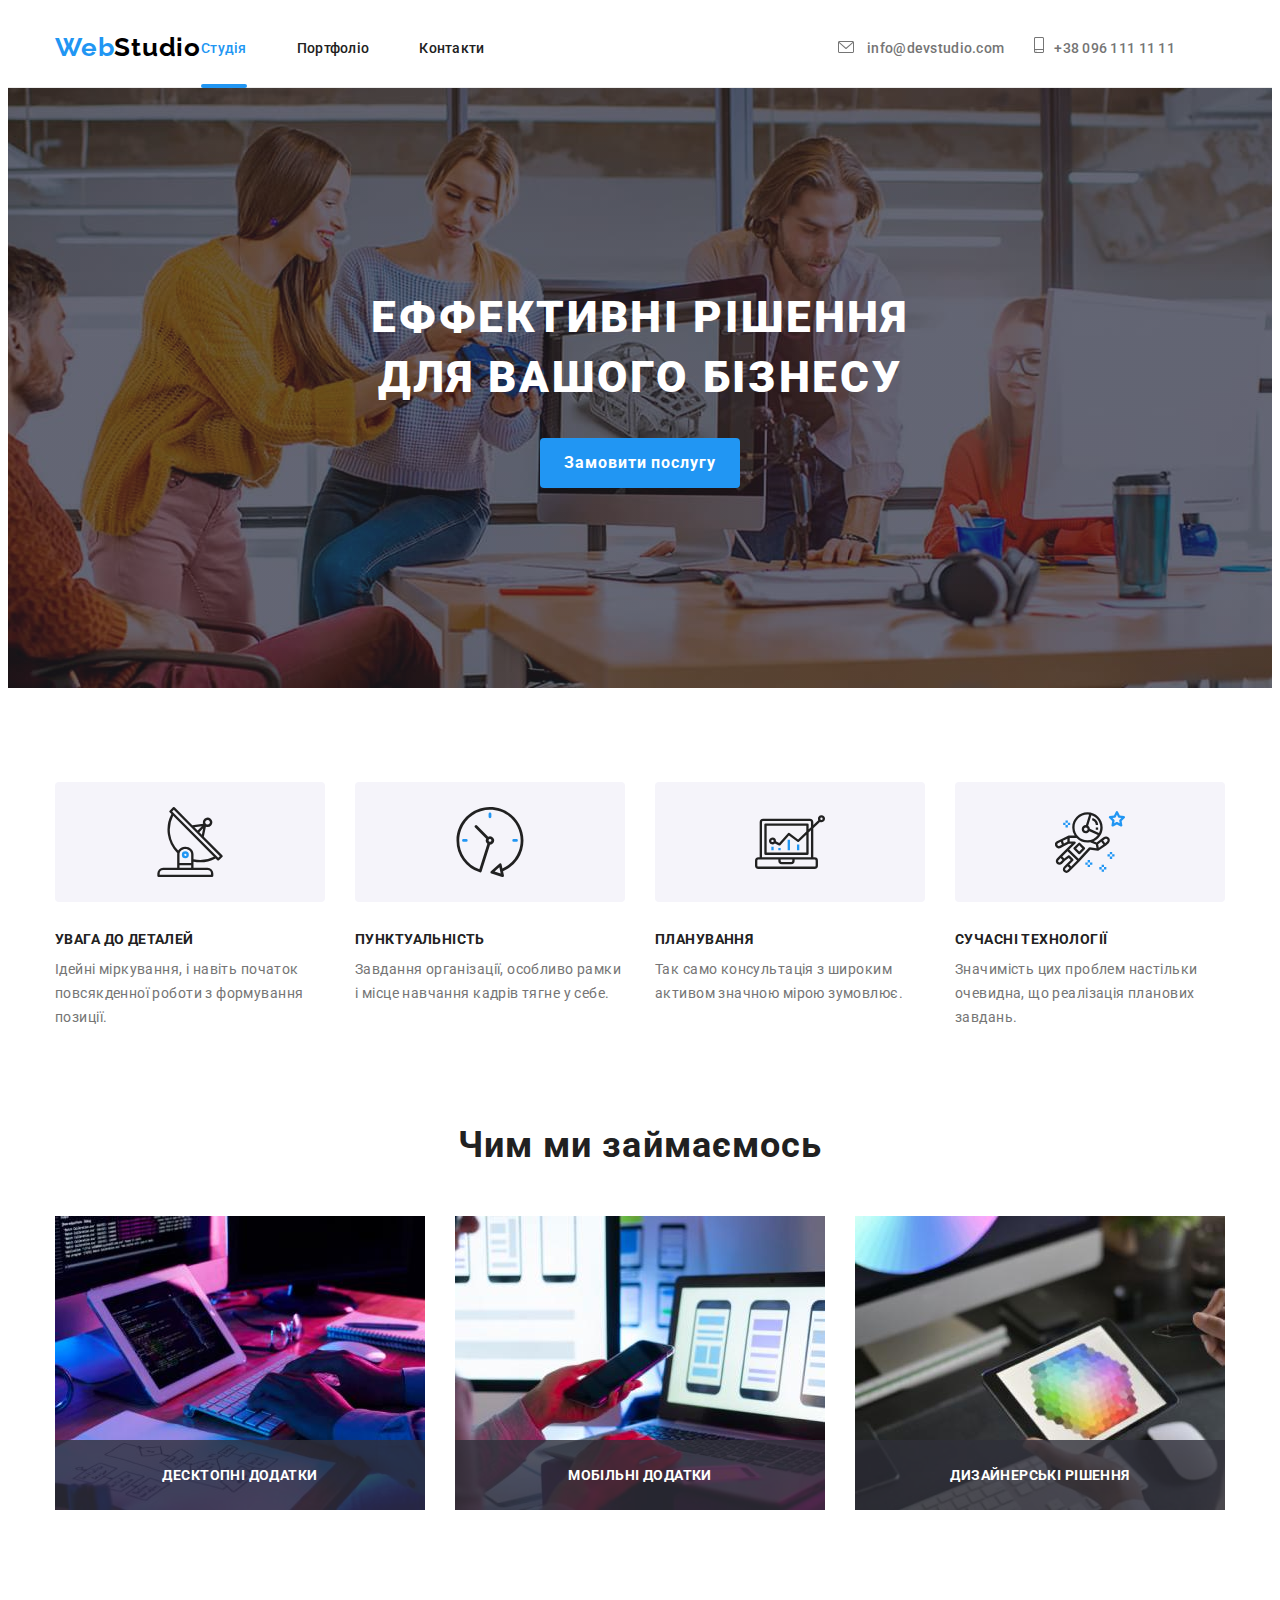
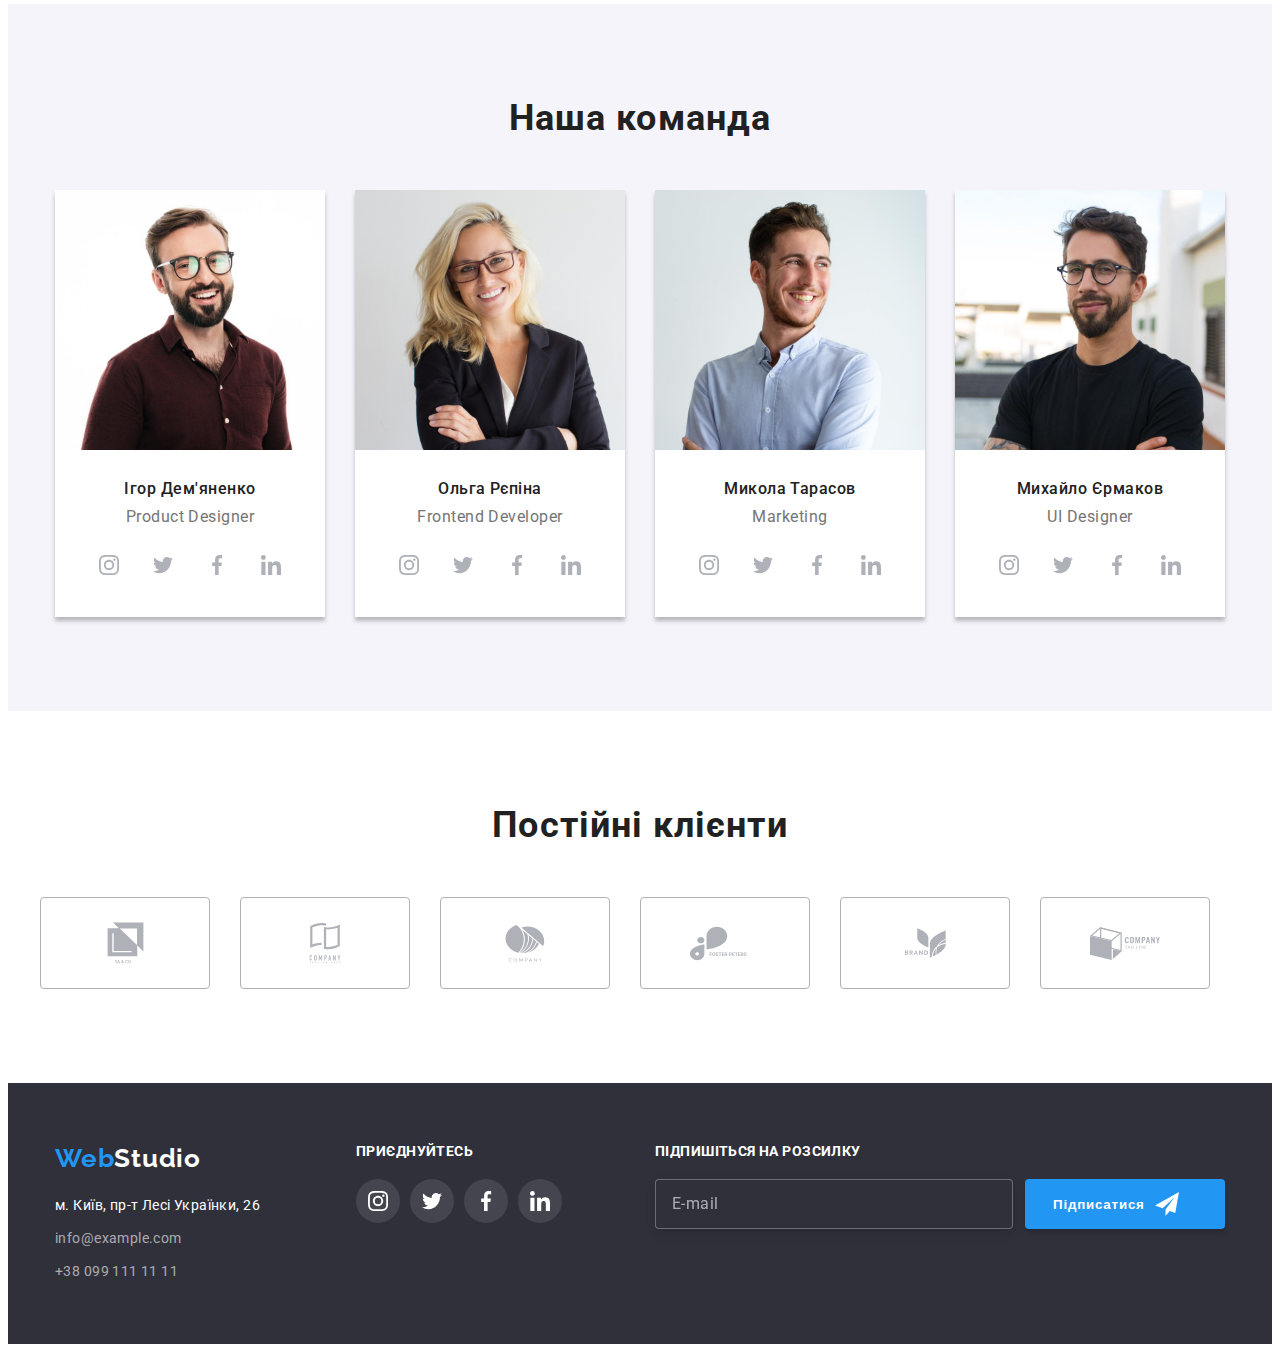
<file: index.html>
<!DOCTYPE html>
<html lang="ru">
  <head>
    <meta charset="UTF-8" />
    <meta http-equiv="X-UA-Compatible" content="IE=edge" />
    <meta name="viewport" content="width=device-width, initial-scale=1.0" />
    <title>Web Studio</title>
    <link rel="preconnect" href="https://fonts.googleapis.com" />
    <link rel="preconnect" href="https://fonts.gstatic.com" crossorigin />
    <link
      href="https://fonts.googleapis.com/css2?family=Raleway:wght@700&family=Roboto:wght@400;500;700;900&display=swap"
      rel="stylesheet"
    />
    <link
      rel="stylesheet"
      href="https://cdnjs.cloudflare.com/ajax/libs/modern-normalize/1.1.0/modern-normalize.min.css"
      integrity="sha512-wpPYUAdjBVSE4KJnH1VR1HeZfpl1ub8YT/NKx4PuQ5NmX2tKuGu6U/JRp5y+Y8XG2tV+wKQpNHVUX03MfMFn9Q=="
      crossorigin="anonymous"
      referrerpolicy="no-referrer"
    />
    <link rel="stylesheet" href="css/styles.css" />
    <link rel="stylesheet" href="css/main.min.css" />
  </head>
  <body>
    <header class="page-header">
      <div class="container container--flex">
        <a class="logo" href="#" lang="en"
          >Web<span class="logo__studio">Studio</span></a
        >

        <nav class="menu">
          <ul class="menu__list list">
            <li class="menu__item">
              <a class="menu__link menu__link--current" href="">Студія</a>
            </li>
            <li class="menu__item">
              <a class="menu__link" href="./portfolio.html">Портфоліо</a>
            </li>
            <li class="menu__item">
              <a class="menu__link" href="">Контакти</a>
            </li>
          </ul>
        </nav>

        <ul class="list-contacts">
          <li class="list-contacts__item list-contacts__item--nav">
            <a class="list-contacts__link" href="mailto:info@devstudio.com"
              ><svg class="list-contacts__envelope" width="16" height="12">
                <use href="./images/icons.svg#icon-mail"></use>
              </svg>
              info@devstudio.com
            </a>
          </li>
          <li class="list-contacts__item">
            <a class="list-contacts__link" href="tel:+380961111111"
              ><svg class="list-contacts__smartphone" width="10" height="16">
                <use
                  href="./images/icons.svg#icon-header-smartphone"
                ></use></svg
              >+38 096 111 11 11</a
            >
          </li>
        </ul>
      </div>
    </header>
    <main>
      <!--Hero-->
      <section class="hero">
        <div class="container container--hero">
          <h1 class="hero__title">
            Еффективні рішення <br />для вашого бізнесу
          </h1>
          <button type="button" class="btn__primary" data-modal-open>
            Замовити послугу
          </button>
          <!--Backdrop + modal-->
          <div class="backdrop backdrop--is-hidden" data-modal>
            <div class="modal">
              <div class="modal__container">
                <button
                  type="button"
                  class="modal__close-button"
                  data-modal-close
                >
                  <div class="cross-block">
                    <svg
                      class="cross-block__cross-image"
                      width="18px"
                      height="18px"
                    >
                      <use href="./images/icons.svg#cross"></use>
                    </svg>
                  </div>
                </button>
              </div>
              <div class="form-div">
                <h2 class="form-div__form-header">
                  Залиште свої дані, ми вам передзвонимо
                </h2>
                <form class="form">
                  <label class="form__label-input" for="user-name">Ім'я</label>
                  <div class="form__subfield">
                    <input
                      class="form__input"
                      type="text"
                      name="user-name"
                      id="user-name"
                    />
                    <span class="form__icon">
                      <svg class="" width="12" height="15">
                        <use href="./images/icons.svg#person-black"></use>
                      </svg>
                    </span>
                  </div>
                  <label class="form__label-input" for="tel">Телефон</label>
                  <div class="form__subfield">
                    <input class="form__input" type="tel" name="tel" id="tel" />
                    <span class="form__icon">
                      <svg class="" width="16" height="12">
                        <use href="./images/icons.svg#phone-black"></use>
                      </svg>
                    </span>
                  </div>
                  <label class="form__label-input" for="mail">Пошта</label>
                  <div class="form__subfield">
                    <input
                      class="form__input"
                      type="email"
                      name="email"
                      id="mail"
                    />
                    <span class="form__icon">
                      <svg class="" width="16" height="12">
                        <use href="./images/icons.svg#email-black"></use>
                      </svg>
                    </span>
                  </div>
                  <label class="form__label-input" for="textarea"
                    >Коментар</label
                  >
                  <textarea
                    class="form__textarea"
                    name="text"
                    id="textarea"
                    cols="30"
                    rows="10"
                    placeholder="Введіть текст"
                  ></textarea>
                  <div class="checkbox">
                    <label class="checkbox__label">
                      <input
                        class="checkbox___input"
                        type="checkbox"
                        name="checkbox"
                      /><span class="checkbox__span"></span>
                      <span class="checkbox__text"
                        >Погоджуюся з розсилкою та приймаю<a
                          class="terms"
                          href="#"
                          >Умови договору</a
                        ></span
                      >
                    </label>
                  </div>
                  <button class="second-submit" type="submit">
                    Відправити
                  </button>
                </form>
              </div>
            </div>
          </div>
        </div>
      </section>
      <!--Our Advantages-->
      <section class="advantages">
        <div class="container">
          <h2 class="section-title" hidden>Наші переваги</h2>
          <ul class="flex-container flex-container--list">
            <li class="advantages__flex-item">
              <div class="advantages__div">
                <svg class="" width="70" height="70">
                  <use href="./images/icons.svg#icon-antenna"></use>
                </svg>
              </div>
              <h3 class="advantages__features">Увага до деталей</h3>
              <p class="advantages__description">
                Ідейні міркування, і навіть початок повсякденної роботи з
                формування позиції.
              </p>
            </li>
            <li class="advantages__flex-item">
              <div class="advantages__div">
                <svg class="" width="70" height="70">
                  <use href="./images/icons.svg#icon-clock"></use>
                </svg>
              </div>
              <h3 class="advantages__features">Пунктуальність</h3>
              <p class="advantages__description">
                Завдання організації, особливо рамки і місце навчання кадрів
                тягне у себе.
              </p>
            </li>
            <li class="advantages__flex-item">
              <div class="advantages__div">
                <svg class="" width="70" height="70">
                  <use href="./images/icons.svg#icon-diagram"></use>
                </svg>
              </div>
              <h3 class="advantages__features">Планування</h3>
              <p class="advantages__description">
                Так само консультація з широким активом значною мірою зумовлює.
              </p>
            </li>
            <li class="advantages__flex-item">
              <div class="advantages__div">
                <svg class="" width="70" height="70">
                  <use href="./images/icons.svg#icon-astronaut"></use>
                </svg>
              </div>
              <h3 class="advantages__features">Сучасні технології</h3>
              <p class="advantages__description">
                Значимість цих проблем настільки очевидна, що реалізація
                планових завдань.
              </p>
            </li>
          </ul>
        </div>
      </section>
      <section class="section-occupation section">
        <div class="container">
          <h2 class="section-occupation__section-title">Чим ми займаємось</h2>
          <ul class="list flex-container">
            <li class="section-occupation__item-cover">
              <div class="section-occupation__image-cover">
                <img
                  class="section-occupation__img"
                  src="./images/laptop.jpg"
                  alt="фото ноутбука"
                  width="370"
                />
              </div>
              <div class="section-occupation__cover">
                <h3 class="section-occupation__cover-header">
                  десктопні додатки
                </h3>
              </div>
            </li>
            <li class="section-occupation__item-cover">
              <div class="section-occupation__image-cover">
                <img
                  class="section-occupation__img"
                  src="./images/phone.jpg"
                  alt="фото телефона"
                  width="370"
                />
              </div>
              <div class="section-occupation__cover">
                <h3 class="section-occupation__cover-header">
                  мобільні додатки
                </h3>
              </div>
            </li>
            <li class="section-occupation__item-cover">
              <div class="section-occupation__image-cover"></div>
              <img
                class="section-occupation__img"
                src="./images/tablet.jpg"
                alt="фото планшета"
                width="370"
              />
              <div class="section-occupation__cover">
                <h3 class="section-occupation__cover-header">
                  дизайнерські рішення
                </h3>
              </div>
            </li>
          </ul>
        </div>
      </section>
      <!--Our Team-->
      <section class="section-team">
        <div class="container">
          <h2 class="section-title section-title--team">Наша команда</h2>
          <ul class="list flex-container">
            <li class="section-team__item-team">
              <img
                class="section-team__img"
                src="./images/igor-photo.jpg"
                alt="фото игоря"
                width="270"
              />
              <h3 class="section-team__name">Ігор Дем'яненко</h3>
              <p lang="en" class="section-team__profession">Product Designer</p>
              <ul class="section-team__flex-network">
                <li class="section-team__item-network">
                  <a class="section-team__link-network" href=""
                    ><svg class="section-team__icon" width="20" height="20">
                      <use href="./images/icons.svg#icon-instagram"></use></svg
                  ></a>
                </li>
                <li class="section-team__item-network">
                  <a class="section-team__link-network" href=""
                    ><svg class="section-team__icon" width="20" height="20">
                      <use href="./images/icons.svg#icon-twitter"></use></svg
                  ></a>
                </li>
                <li class="section-team__item-network">
                  <a class="section-team__link-network" href=""
                    ><svg class="section-team__icon" width="20" height="20">
                      <use href="./images/icons.svg#icon-facebook"></use></svg
                  ></a>
                </li>
                <li class="section-team__item-network">
                  <a class="section-team__link-network" href=""
                    ><svg class="section-team__icon" width="20" height="20">
                      <use href="./images/icons.svg#icon-linkedin"></use></svg
                  ></a>
                </li>
              </ul>
            </li>
            <li class="section-team__item-team">
              <img
                class="section-team__img"
                src="./images/olga-photo.jpg"
                alt="фото ольги"
                width="270"
              />
              <h3 class="section-team__name">Ольга Рєпіна</h3>
              <p lang="en" class="section-team__profession">
                Frontend Developer
              </p>
              <ul class="section-team__flex-network">
                <li class="section-team__item-network">
                  <a class="section-team__link-network" href=""
                    ><svg class="section-team__icon" width="20" height="20">
                      <use href="./images/icons.svg#icon-instagram"></use></svg
                  ></a>
                </li>
                <li class="section-team__item-network">
                  <a class="section-team__link-network" href=""
                    ><svg class="section-team__icon" width="20" height="20">
                      <use href="./images/icons.svg#icon-twitter"></use></svg
                  ></a>
                </li>
                <li class="section-team__item-network">
                  <a class="section-team__link-network" href=""
                    ><svg class="section-team__icon" width="20" height="20">
                      <use href="./images/icons.svg#icon-facebook"></use></svg
                  ></a>
                </li>
                <li class="section-team__item-network">
                  <a class="section-team__link-network" href=""
                    ><svg class="section-team__icon" width="20" height="20">
                      <use href="./images/icons.svg#icon-linkedin"></use></svg
                  ></a>
                </li>
              </ul>
            </li>
            <li class="section-team__item-team">
              <img
                class="section-team__img"
                src="./images/nikolay-photo.jpg"
                alt="фото николая"
                width="270"
              />
              <h3 class="section-team__name">Микола Тарасов</h3>
              <p lang="en" class="section-team__profession">Marketing</p>
              <ul class="section-team__flex-network">
                <li class="section-team__item-network">
                  <a class="section-team__link-network" href=""
                    ><svg class="section-team__icon" width="20" height="20">
                      <use href="./images/icons.svg#icon-instagram"></use></svg
                  ></a>
                </li>
                <li class="section-team__item-network">
                  <a class="section-team__link-network" href=""
                    ><svg class="section-team__icon" width="20" height="20">
                      <use href="./images/icons.svg#icon-twitter"></use></svg
                  ></a>
                </li>
                <li class="section-team__item-network">
                  <a class="section-team__link-network" href=""
                    ><svg class="section-team__icon" width="20" height="20">
                      <use href="./images/icons.svg#icon-facebook"></use></svg
                  ></a>
                </li>
                <li class="section-team__item-network">
                  <a class="section-team__link-network" href=""
                    ><svg class="section-team__icon" width="20" height="20">
                      <use href="./images/icons.svg#icon-linkedin"></use></svg
                  ></a>
                </li>
              </ul>
            </li>
            <li class="section-team__item-team">
              <img
                class="section-team__img"
                src="./images/mihail-photo.jpg"
                alt="фото михаила"
                width="270"
              />
              <h3 class="section-team__name">Михайло Єрмаков</h3>
              <p lang="en" class="section-team__profession">UI Designer</p>
              <ul class="section-team__flex-network">
                <li class="section-team__item-network">
                  <a class="section-team__link-network" href=""
                    ><svg class="section-team__icon" width="20" height="20">
                      <use href="./images/icons.svg#icon-instagram"></use></svg
                  ></a>
                </li>
                <li class="section-team__item-network">
                  <a class="section-team__link-network" href=""
                    ><svg class="section-team__icon" width="20" height="20">
                      <use href="./images/icons.svg#icon-twitter"></use></svg
                  ></a>
                </li>
                <li class="section-team__item-network">
                  <a class="section-team__link-network" href=""
                    ><svg class="section-team__icon" width="20" height="20">
                      <use href="./images/icons.svg#icon-facebook"></use></svg
                  ></a>
                </li>
                <li class="section-team__item-network">
                  <a class="section-team__link-network" href=""
                    ><svg class="section-team__icon" width="20" height="20">
                      <use href="./images/icons.svg#icon-linkedin"></use></svg
                  ></a>
                </li>
              </ul>
            </li>
          </ul>
        </div>
      </section>
      <section class="section-clients section">
        <div class="container">
          <h2 class="section-title section-title--client">Постійні клієнти</h2>
          <ul class="section-clients__list">
            <li class="section-clients__item">
              <a class="section-clients__link" href=""
                ><svg class="section-clients__img" width="41" height="46">
                  <use href="./images/icons.svg#icon-group-1"></use></svg
              ></a>
            </li>
            <li class="section-clients__item">
              <a class="section-clients__link" href=""
                ><svg class="section-clients__img" width="40" height="52">
                  <use href="./images/icons.svg#icon-group-2"></use></svg
              ></a>
            </li>
            <li class="section-clients__item">
              <a class="section-clients__link" href=""
                ><svg class="section-clients__img" width="40" height="46">
                  <use href="./images/icons.svg#icon-group-3"></use></svg
              ></a>
            </li>
            <li class="section-clients__item">
              <a class="section-clients__link" href=""
                ><svg class="section-clients__img" width="70" height="45">
                  <use href="./images/icons.svg#icon-group-4"></use></svg
              ></a>
            </li>
            <li class="section-clients__item">
              <a class="section-clients__link" href=""
                ><svg class="section-clients__img" width="41" height="46">
                  <use href="./images/icons.svg#icon-group-5"></use></svg
              ></a>
            </li>
            <li class="section-clients__item">
              <a class="section-clients__link" href=""
                ><svg class="section-clients__img" width="70" height="45">
                  <use href="./images/icons.svg#icon-group-6"></use></svg
              ></a>
            </li>
          </ul>
        </div>
      </section>
    </main>
    <!--Footer-->
    <footer class="page-footer">
      <div class="container container-footer">
        <div class="first-column">
          <a class="logo" href="#" lang="en"
            >Web<span class="logo__studio logo__studio--white">Studio</span></a
          >
          <address class="address">
            <ul class="address__list">
              <li class="address__map">
                <a
                  class="address__link"
                  href="https://goo.gl/maps/s5N9cVS9g4mrr3Q66"
                >
                  м. Київ, пр-т Лесі Українки, 26</a
                >
              </li>
              <li class="address__item">
                <a class="address__connection" href="mailto:info@example.com"
                  >info@example.com</a
                >
              </li>
              <li>
                <a class="address__connection" href="tel:+380991111111"
                  >+38 099 111 11 11</a
                >
              </li>
            </ul>
          </address>
        </div>
        <div class="second-column">
          <h3 class="join">приєднуйтесь</h3>
          <ul class="icons-list">
            <li class="icons-list__item">
              <a href="" class="icons-list__link"
                ><svg class="icons-list__icon" width="20" height="20">
                  <use href="./images/icons.svg#icon-instagram"></use></svg
              ></a>
            </li>
            <li class="icons-list__item">
              <a href="" class="icons-list__link"
                ><svg class="icons-list__icon" width="20" height="20">
                  <use href="./images/icons.svg#icon-twitter"></use></svg
              ></a>
            </li>
            <li class="icons-list__item">
              <a href="" class="icons-list__link"
                ><svg class="icons-list__icon" width="20" height="20">
                  <use href="./images/icons.svg#icon-facebook"></use></svg
              ></a>
            </li>
            <li class="icons-list__item">
              <a href="" class="icons-list__link"
                ><svg class="icons-list__icon" width="20" height="20">
                  <use href="./images/icons.svg#icon-linkedin"></use></svg
              ></a>
            </li>
          </ul>
        </div>
        <div class="third-column">
          <h3 class="join">Підпишіться на розсилку</h3>
          <form class="footer-form">
            <label>
              <input
                class="footer-form__input"
                type="email"
                name="email"
                placeholder="E-mail"
              />
            </label>
            <button class="footer-form__button" type="submit">
              Підписатися
              <svg class="footer-form__plane" width="24" height="24">
                <use href="./images/icons.svg#white-check"></use>
              </svg>
            </button>
          </form>
        </div>
      </div>
    </footer>
    <script src="./js/modal.js"></script>
  </body>
</html>
</file>
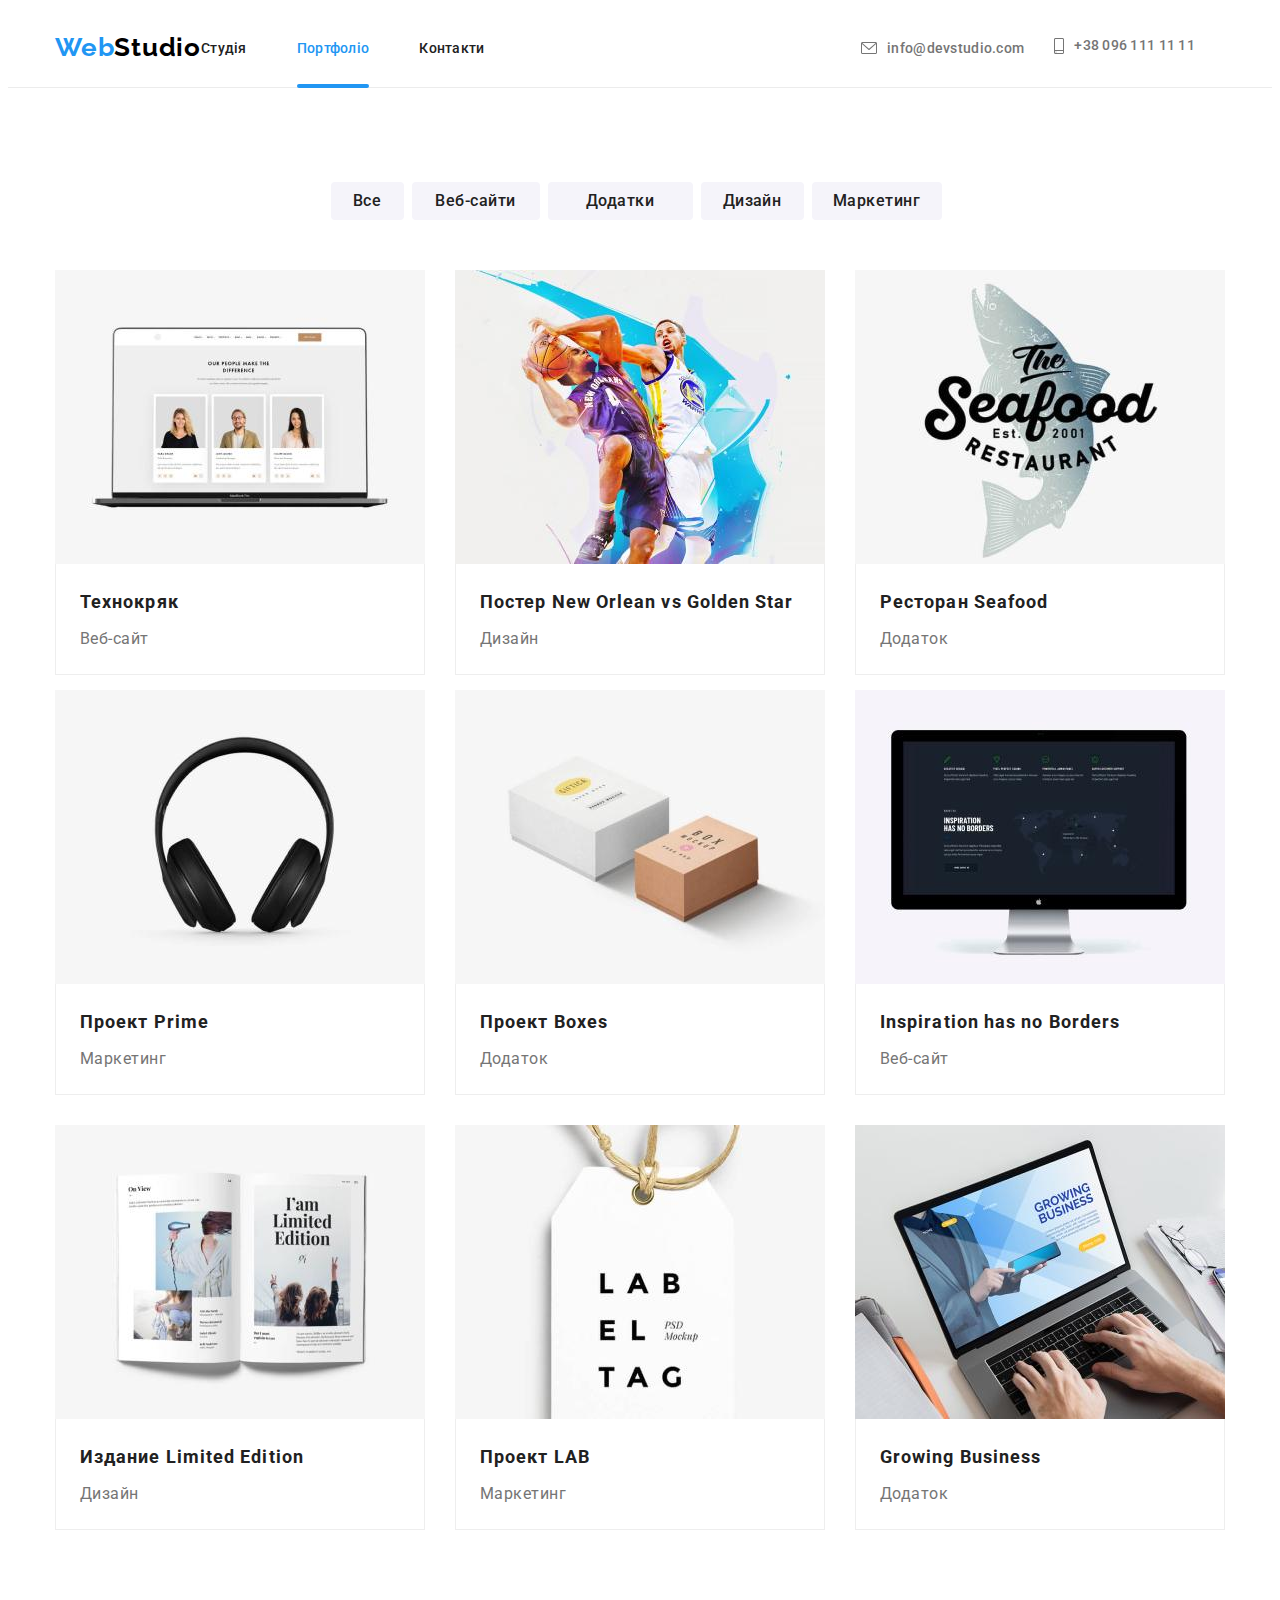
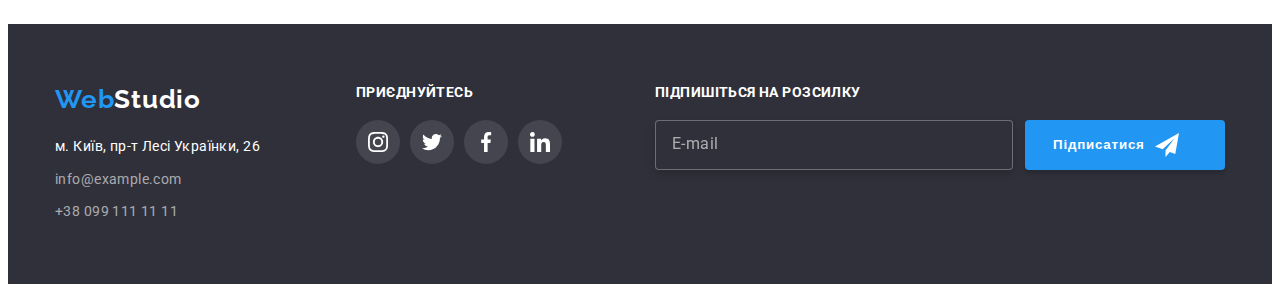
<file: portfolio.html>
<!DOCTYPE html>
<html lang="ru">
  <head>
    <meta charset="UTF-8" />
    <meta http-equiv="X-UA-Compatible" content="IE=edge" />
    <meta name="viewport" content="width=device-width, initial-scale=1.0" />
    <title>Web Studio</title>
    <link rel="preconnect" href="https://fonts.googleapis.com" />
    <link rel="preconnect" href="https://fonts.gstatic.com" crossorigin />
    <link
      href="https://fonts.googleapis.com/css2?family=Raleway:wght@700&family=Roboto:wght@400;500;700;900&display=swap"
      rel="stylesheet"
    />
    <link
      rel="stylesheet"
      href="https://cdnjs.cloudflare.com/ajax/libs/modern-normalize/1.1.0/modern-normalize.min.css"
      integrity="sha512-wpPYUAdjBVSE4KJnH1VR1HeZfpl1ub8YT/NKx4PuQ5NmX2tKuGu6U/JRp5y+Y8XG2tV+wKQpNHVUX03MfMFn9Q=="
      crossorigin="anonymous"
      referrerpolicy="no-referrer"
    />
    <link rel="stylesheet" href="css/styles.css" />
    <link rel="stylesheet" href="css/main.min.css" />
  </head>
  <body>
    <header class="page-header">
      <div class="container container--flex">
        <a class="logo" href="#" lang="en"
          >Web<span class="logo__studio">Studio</span></a
        >
        <nav class="menu">
          <ul class="list menu__list">
            <li class="menu__item">
              <a class="menu__link" href="./index.html">Студія</a>
            </li>
            <li class="menu__item">
              <a class="menu__link menu__link--current" href="">Портфоліо</a>
            </li>
            <li class="menu__item">
              <a class="menu__link" href="">Контакти</a>
            </li>
          </ul>
        </nav>
        <ul class="list-contacts">
          <li class="list-contacts__item list-contacts__item--nav">
            <a class="list-contacts__link link" href="mailto:info@devstudio.com"
              ><svg class="list-contacts__envelope" width="16" height="12">
                <use href="./images/icons.svg#icon-mail"></use>
              </svg>
              info@devstudio.com
            </a>
          </li>
          <li class="list-contacts__item list-contacts__item--nav">
            <a class="list-contacts__link link" href="tel:+380961111111"
              ><svg class="list-contacts__smartphone" width="10" height="16">
                <use
                  href="./images/icons.svg#icon-header-smartphone"
                ></use></svg
              >+38 096 111 11 11</a
            >
          </li>
        </ul>
      </div>
    </header>
    <main>
      <section class="section">
        <div class="portfolio-nav container">
          <h2 hidden>Портфоліо</h2>
          <div class="portfolio-nav__buttons">
            <ul class="portfolio-nav__list">
              <li>
                <button
                  type="button"
                  class="portfolio-nav__button portfolio-nav__button--one"
                >
                  Все
                </button>
              </li>
              <li>
                <button
                  type="button"
                  class="portfolio-nav__button portfolio-nav__button--two"
                >
                  Веб-сайти
                </button>
              </li>
              <li>
                <button
                  type="button"
                  class="portfolio-nav__button portfolio-nav__button--three"
                >
                  Додатки
                </button>
              </li>
              <li>
                <button
                  type="button"
                  class="portfolio-nav__button portfolio-nav__button--four"
                >
                  Дизайн
                </button>
              </li>
              <li>
                <button
                  type="button"
                  class="portfolio-nav__button portfolio-nav__button--five"
                >
                  Маркетинг
                </button>
              </li>
            </ul>
          </div>
          <div class="portfolio-works">
            <ul class="portfolio-works__list">
              <li class="portfolio-works__element">
                <a href="" class="portfolio-works__link">
                  <div class="portfolio-works__image">
                    <img
                      class="portfolio-works__img"
                      src="./images/techno.jpg"
                      alt="фото вебсайта"
                      width="370"
                    />
                    <div class="portfolio-works__overlay">
                      <p class="portfolio-works__overlay-text">
                        Ресурс пропонує комплексні пропозиції з різним рівнем
                        функціоналу та сервісів. Все це дозволить відвідувачу
                        отримати вичерпні відомості про компанію чи приватну
                        особу.
                      </p>
                    </div>
                  </div>
                  <div class="portfolio-works__container">
                    <h3 class="portfolio-works__projects">Технокряк</h3>
                    <p class="portfolio-works__text">Веб-сайт</p>
                  </div>
                </a>
              </li>
              <li class="portfolio-works__element">
                <a href="" class="portfolio-works__link">
                  <div class="portfolio-works__image">
                    <img
                      class="portfolio-works__img"
                      src="./images/poster.jpg"
                      alt="постер"
                      width="370"
                    />
                    <div class="portfolio-works__overlay">
                      <p class="portfolio-works__overlay-text">
                        Ресурс пропонує комплексні пропозиції з різним рівнем
                        функціоналу та сервісів. Все це дозволить відвідувачу
                        отримати вичерпні відомості про компанію чи приватну
                        особу.
                      </p>
                    </div>
                  </div>
                  <div class="portfolio-works__container">
                    <h3 class="portfolio-works__projects">
                      Постер New Orlean vs Golden Star
                    </h3>
                    <p class="portfolio-works__text">Дизайн</p>
                  </div>
                </a>
              </li>
              <li class="portfolio-works__element">
                <a href="" class="portfolio-works__link">
                  <div class="portfolio-works__image">
                    <img
                      class="portfolio-works__img"
                      src="./images/seafood.jpg"
                      alt="эмблема ресторана"
                      width="370"
                    />
                    <div class="portfolio-works__overlay">
                      <p class="portfolio-works__overlay-text">
                        Ресурс пропонує комплексні пропозиції з різним рівнем
                        функціоналу та сервісів. Все це дозволить відвідувачу
                        отримати вичерпні відомості про компанію чи приватну
                        особу.
                      </p>
                    </div>
                  </div>
                  <div class="portfolio-works__container">
                    <h3 class="portfolio-works__projects">Ресторан Seafood</h3>
                    <p class="portfolio-works__text">Додаток</p>
                  </div>
                </a>
              </li>
              <li class="portfolio-works__element">
                <a href="" class="portfolio-works__link">
                  <div class="portfolio-works__image">
                    <img
                      class="portfolio-works__img"
                      src="./images/prime.jpg"
                      alt="фото наушников"
                      width="370"
                    />
                    <div class="portfolio-works__overlay">
                      <p class="portfolio-works__overlay-text">
                        Ресурс пропонує комплексні пропозиції з різним рівнем
                        функціоналу та сервісів. Все це дозволить відвідувачу
                        отримати вичерпні відомості про компанію чи приватну
                        особу.
                      </p>
                    </div>
                  </div>
                  <div class="portfolio-works__container">
                    <h3 class="portfolio-works__projects">Проект Prime</h3>
                    <p class="portfolio-works__text">Маркетинг</p>
                  </div>
                </a>
              </li>
              <li class="portfolio-works__element">
                <a href="" class="portfolio-works__link">
                  <div class="portfolio-works__image">
                    <img
                      class="portfolio-works__img"
                      src="./images/boxes.jpg"
                      alt="изображение коробок"
                      width="370"
                    />
                    <div class="portfolio-works__overlay">
                      <p class="portfolio-works__overlay-text">
                        Ресурс пропонує комплексні пропозиції з різним рівнем
                        функціоналу та сервісів. Все це дозволить відвідувачу
                        отримати вичерпні відомості про компанію чи приватну
                        особу.
                      </p>
                    </div>
                  </div>
                  <div class="portfolio-works__container">
                    <h3 class="portfolio-works__projects">Проект Boxes</h3>
                    <p class="portfolio-works__text">Додаток</p>
                  </div>
                </a>
              </li>
              <li class="portfolio-works__element">
                <a href="" class="portfolio-works__link">
                  <div class="portfolio-works__image">
                    <img
                      class="portfolio-works__img"
                      src="./images/noborders.jpg"
                      alt="изображение ноутбука"
                      width="370"
                    />
                    <div class="portfolio-works__overlay">
                      <p class="portfolio-works__overlay-text">
                        Ресурс пропонує комплексні пропозиції з різним рівнем
                        функціоналу та сервісів. Все це дозволить відвідувачу
                        отримати вичерпні відомості про компанію чи приватну
                        особу.
                      </p>
                    </div>
                  </div>
                  <div class="portfolio-works__container">
                    <h3 class="portfolio-works__projects">
                      Inspiration has no Borders
                    </h3>
                    <p class="portfolio-works__text">Веб-сайт</p>
                  </div>
                </a>
              </li>
              <li class="portfolio-works__element">
                <a href="" class="portfolio-works__link">
                  <div class="portfolio-works__image">
                    <img
                      class="portfolio-works__img"
                      src="./images/limited.jpg"
                      alt="буклет"
                      width="370"
                    />
                    <div class="portfolio-works__overlay">
                      <p class="portfolio-works__overlay-text">
                        Ресурс пропонує комплексні пропозиції з різним рівнем
                        функціоналу та сервісів. Все це дозволить відвідувачу
                        отримати вичерпні відомості про компанію чи приватну
                        особу.
                      </p>
                    </div>
                  </div>
                  <div class="portfolio-works__container">
                    <h3 class="portfolio-works__projects">
                      Издание Limited Edition
                    </h3>
                    <p class="portfolio-works__text">Дизайн</p>
                  </div>
                </a>
              </li>
              <li class="portfolio-works__element">
                <a href="" class="portfolio-works__link">
                  <div class="portfolio-works__image">
                    <img
                      class="portfolio-works__img"
                      src="./images/lab.jpg"
                      alt="бирка"
                      width="370"
                    />
                    <div class="portfolio-works__overlay">
                      <p class="portfolio-works__overlay-text">
                        Ресурс пропонує комплексні пропозиції з різним рівнем
                        функціоналу та сервісів. Все це дозволить відвідувачу
                        отримати вичерпні відомості про компанію чи приватну
                        особу.
                      </p>
                    </div>
                  </div>
                  <div class="portfolio-works__container">
                    <h3 class="portfolio-works__projects">Проект LAB</h3>
                    <p class="portfolio-works__text">Маркетинг</p>
                  </div>
                </a>
              </li>
              <li class="portfolio-works__element">
                <a href="" class="portfolio-works__link">
                  <div class="portfolio-works__image">
                    <img
                      class="portfolio-works__img"
                      src="./images/business.jpg"
                      alt="руки на клавиатуре ноутбука"
                      width="370"
                    />
                    <div class="portfolio-works__overlay">
                      <p class="portfolio-works__overlay-text">
                        Ресурс пропонує комплексні пропозиції з різним рівнем
                        функціоналу та сервісів. Все це дозволить відвідувачу
                        отримати вичерпні відомості про компанію чи приватну
                        особу.
                      </p>
                    </div>
                  </div>
                  <div class="portfolio-works__container">
                    <h3 class="portfolio-works__projects">Growing Business</h3>
                    <p class="portfolio-works__text">Додаток</p>
                  </div>
                </a>
              </li>
            </ul>
          </div>
        </div>
      </section>
    </main>
    <footer class="page-footer">
      <div class="container container-footer">
        <div class="first-column">
          <a class="logo" href="#" lang="en"
            >Web<span class="logo__studio logo__studio--white">Studio</span></a
          >
          <address class="address">
            <ul class="address__list">
              <li class="address__map">
                <a
                  class="address__link"
                  href="https://goo.gl/maps/s5N9cVS9g4mrr3Q66"
                >
                  м. Київ, пр-т Лесі Українки, 26</a
                >
              </li>
              <li class="address__item">
                <a class="address__connection" href="mailto:info@example.com"
                  >info@example.com</a
                >
              </li>
              <li>
                <a class="address__connection" href="tel:+380991111111"
                  >+38 099 111 11 11</a
                >
              </li>
            </ul>
          </address>
        </div>
        <div class="second-column">
          <h3 class="join">приєднуйтесь</h3>
          <ul class="icons-list">
            <li class="icons-list__item">
              <a href="" class="icons-list__link"
                ><svg class="icons-list__icon" width="20" height="20">
                  <use href="./images/icons.svg#icon-instagram"></use></svg
              ></a>
            </li>
            <li class="icons-list__item">
              <a href="" class="icons-list__link"
                ><svg class="icons-list__icon" width="20" height="20">
                  <use href="./images/icons.svg#icon-twitter"></use></svg
              ></a>
            </li>
            <li class="icons-list__item">
              <a href="" class="icons-list__link"
                ><svg class="icons-list__icon" width="20" height="20">
                  <use href="./images/icons.svg#icon-facebook"></use></svg
              ></a>
            </li>
            <li class="icons-list__item">
              <a href="" class="icons-list__link"
                ><svg class="icons-list__icon" width="20" height="20">
                  <use href="./images/icons.svg#icon-linkedin"></use></svg
              ></a>
            </li>
          </ul>
        </div>
        <div class="third-column">
          <h3 class="join">Підпишіться на розсилку</h3>
          <form class="footer-form">
            <label>
              <input
                class="footer-form__input"
                type="email"
                name="email"
                placeholder="E-mail"
              />
            </label>
            <button class="footer-form__button" type="submit">
              Підписатися
              <svg class="footer-form__plane" width="24" height="24">
                <use href="./images/icons.svg#white-check"></use>
              </svg>
            </button>
          </form>
        </div>
      </div>
    </footer>
  </body>
</html>
</file>
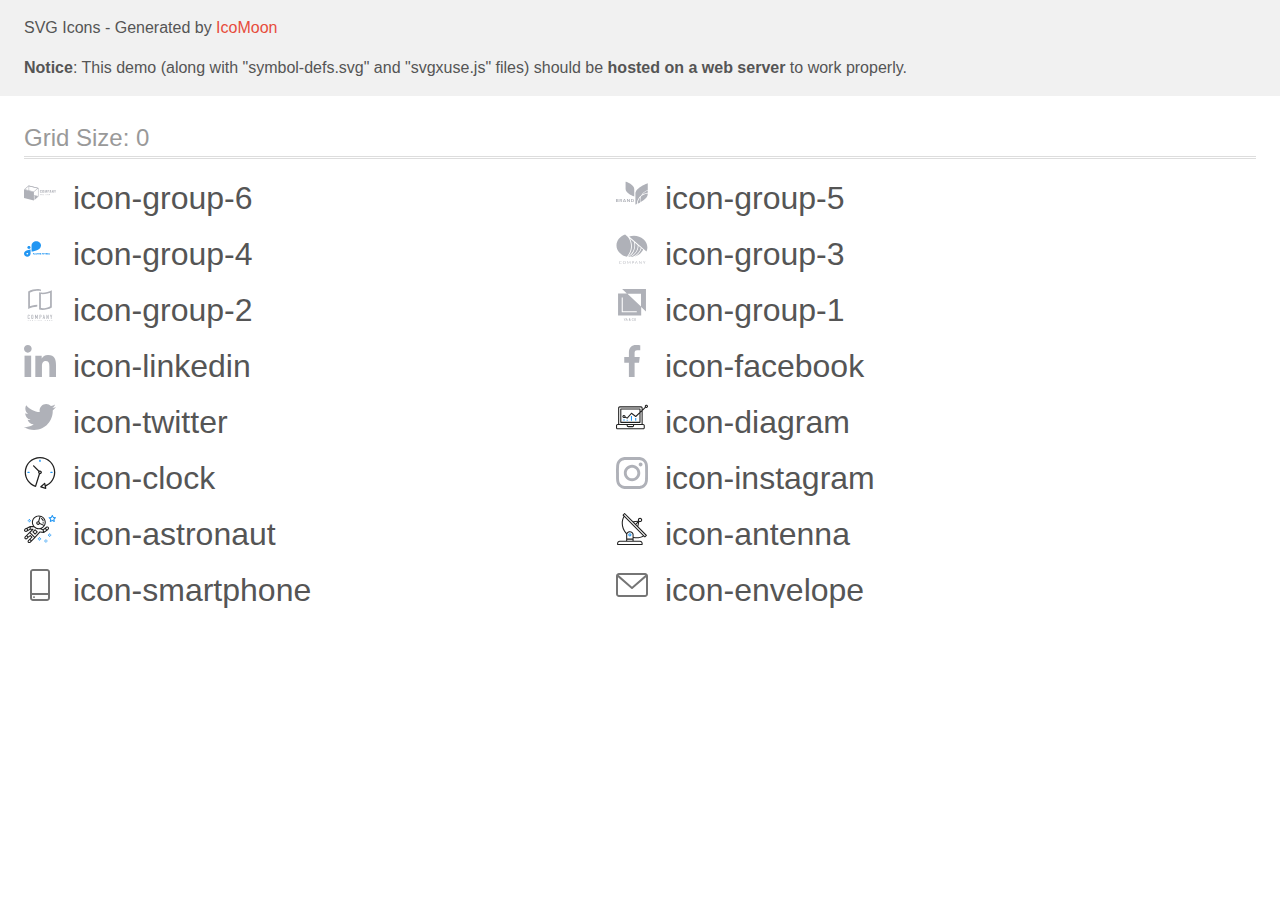
<file: images/icomoon/demo-external-svg.html>
<!doctype html>
<html>
<head>
    <title>IcoMoon - SVG Icons</title>
    <meta charset="utf-8">
    <meta name="viewport" content="width=device-width, initial-scale=1">
    <link rel="stylesheet" href="demo-files/demo.css">
    <link rel="stylesheet" href="style.css">
</head>
<body>
<header class="bgc1 clearfix">
<div class="mhl">
    <p>SVG Icons - Generated by <a href="https://icomoon.io/app">IcoMoon</a></p><p><strong>Notice</strong>: This demo (along with "symbol-defs.svg" and "svgxuse.js" files) should be <b>hosted on a web server</b> to work properly.</p>
</div>
</header>
    <div class="clearfix mhl ptl">
        <h1 class="mvm mtn fgc1">Grid Size: 0</h1>
        <div class="glyph fs1">
            <div class="clearfix pbs">
                <svg class="icon icon-group-6"><use xlink:href="symbol-defs.svg#icon-group-6"></use></svg><span class="name"> icon-group-6</span>
            </div>
        </div>
        <div class="glyph fs1">
            <div class="clearfix pbs">
                <svg class="icon icon-group-5"><use xlink:href="symbol-defs.svg#icon-group-5"></use></svg><span class="name"> icon-group-5</span>
            </div>
        </div>
        <div class="glyph fs1">
            <div class="clearfix pbs">
                <svg class="icon icon-group-4"><use xlink:href="symbol-defs.svg#icon-group-4"></use></svg><span class="name"> icon-group-4</span>
            </div>
        </div>
        <div class="glyph fs1">
            <div class="clearfix pbs">
                <svg class="icon icon-group-3"><use xlink:href="symbol-defs.svg#icon-group-3"></use></svg><span class="name"> icon-group-3</span>
            </div>
        </div>
        <div class="glyph fs1">
            <div class="clearfix pbs">
                <svg class="icon icon-group-2"><use xlink:href="symbol-defs.svg#icon-group-2"></use></svg><span class="name"> icon-group-2</span>
            </div>
        </div>
        <div class="glyph fs1">
            <div class="clearfix pbs">
                <svg class="icon icon-group-1"><use xlink:href="symbol-defs.svg#icon-group-1"></use></svg><span class="name"> icon-group-1</span>
            </div>
        </div>
        <div class="glyph fs1">
            <div class="clearfix pbs">
                <svg class="icon icon-linkedin"><use xlink:href="symbol-defs.svg#icon-linkedin"></use></svg><span class="name"> icon-linkedin</span>
            </div>
        </div>
        <div class="glyph fs1">
            <div class="clearfix pbs">
                <svg class="icon icon-facebook"><use xlink:href="symbol-defs.svg#icon-facebook"></use></svg><span class="name"> icon-facebook</span>
            </div>
        </div>
        <div class="glyph fs1">
            <div class="clearfix pbs">
                <svg class="icon icon-twitter"><use xlink:href="symbol-defs.svg#icon-twitter"></use></svg><span class="name"> icon-twitter</span>
            </div>
        </div>
        <div class="glyph fs1">
            <div class="clearfix pbs">
                <svg class="icon icon-diagram"><use xlink:href="symbol-defs.svg#icon-diagram"></use></svg><span class="name"> icon-diagram</span>
            </div>
        </div>
        <div class="glyph fs1">
            <div class="clearfix pbs">
                <svg class="icon icon-clock"><use xlink:href="symbol-defs.svg#icon-clock"></use></svg><span class="name"> icon-clock</span>
            </div>
        </div>
        <div class="glyph fs1">
            <div class="clearfix pbs">
                <svg class="icon icon-instagram"><use xlink:href="symbol-defs.svg#icon-instagram"></use></svg><span class="name"> icon-instagram</span>
            </div>
        </div>
        <div class="glyph fs1">
            <div class="clearfix pbs">
                <svg class="icon icon-astronaut"><use xlink:href="symbol-defs.svg#icon-astronaut"></use></svg><span class="name"> icon-astronaut</span>
            </div>
        </div>
        <div class="glyph fs1">
            <div class="clearfix pbs">
                <svg class="icon icon-antenna"><use xlink:href="symbol-defs.svg#icon-antenna"></use></svg><span class="name"> icon-antenna</span>
            </div>
        </div>
        <div class="glyph fs1">
            <div class="clearfix pbs">
                <svg class="icon icon-smartphone"><use xlink:href="symbol-defs.svg#icon-smartphone"></use></svg><span class="name"> icon-smartphone</span>
            </div>
        </div>
        <div class="glyph fs1">
            <div class="clearfix pbs">
                <svg class="icon icon-envelope"><use xlink:href="symbol-defs.svg#icon-envelope"></use></svg><span class="name"> icon-envelope</span>
            </div>
        </div>
  </div>
<script defer src="svgxuse.js"></script>
</body>
</html>
</file>
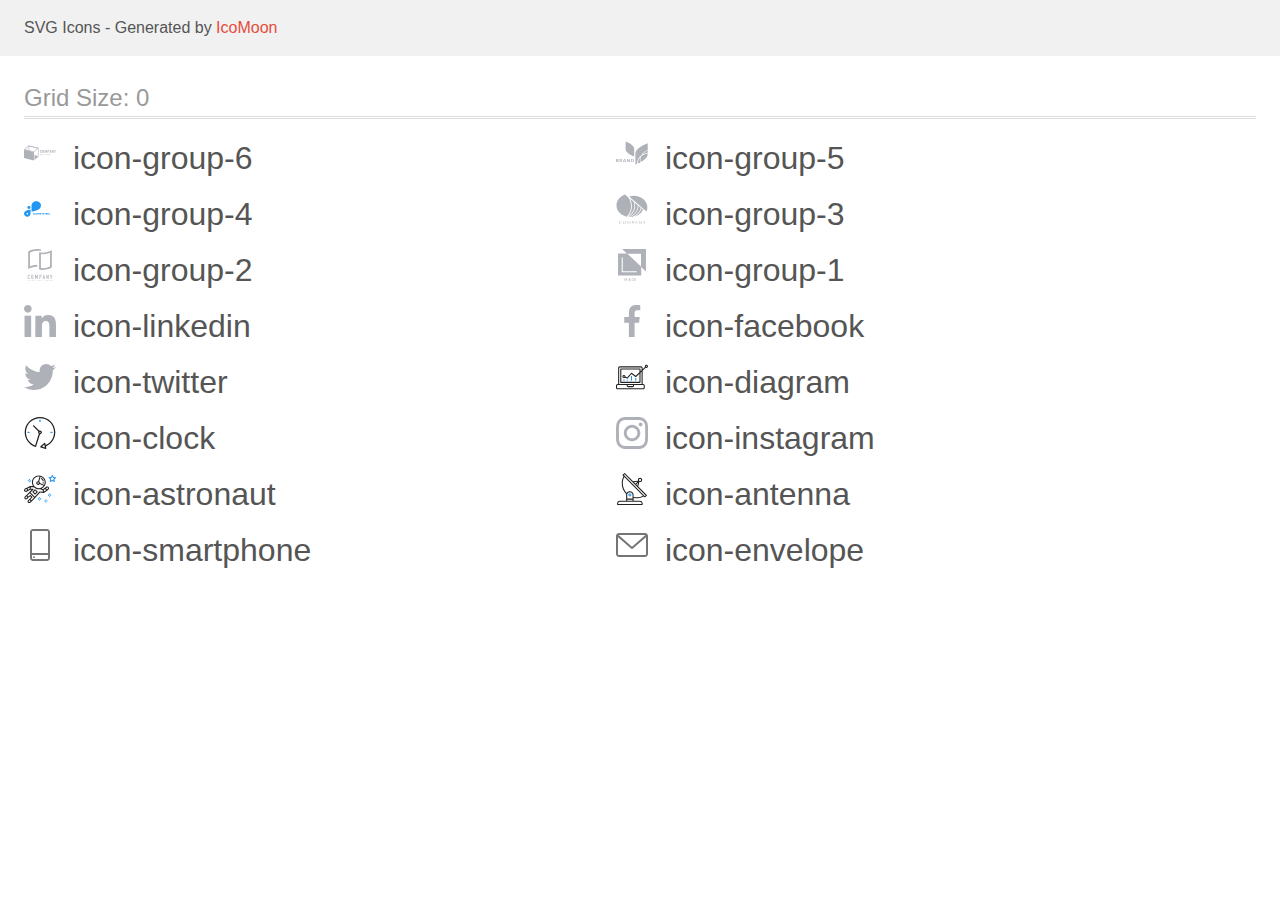
<file: images/icomoon/demo.html>
<!doctype html>
<html>
<head>
    <title>IcoMoon - SVG Icons</title>
    <meta charset="utf-8">
    <meta name="viewport" content="width=device-width, initial-scale=1">
    <link rel="stylesheet" href="demo-files/demo.css">
    <link rel="stylesheet" href="style.css">
</head>
<body>
<svg aria-hidden="true" style="position: absolute; width: 0; height: 0; overflow: hidden;" version="1.1" xmlns="http://www.w3.org/2000/svg" xmlns:xlink="http://www.w3.org/1999/xlink">
<defs>
<symbol id="icon-group-6" viewBox="0 0 32 32">
<path fill="#afb1b8" style="fill: var(--color1, #afb1b8)" d="M16.145 15.628c-0.151-0.201-0.223-0.438-0.206-0.677v-0.982c0-0.301 0.068-0.53 0.205-0.686s0.371-0.234 0.703-0.234c0.312 0 0.534 0.067 0.665 0.2 0.143 0.17 0.213 0.378 0.197 0.587v0.231h-0.559v-0.234c0.002-0.076-0.003-0.153-0.016-0.229-0.008-0.052-0.036-0.1-0.080-0.136-0.057-0.039-0.13-0.058-0.202-0.053-0.077-0.005-0.152 0.015-0.213 0.056-0.049 0.040-0.081 0.093-0.093 0.15-0.016 0.080-0.023 0.161-0.022 0.243v1.191c-0.009 0.115 0.016 0.23 0.072 0.335 0.028 0.035 0.066 0.063 0.111 0.081s0.095 0.024 0.144 0.019c0.072 0.005 0.143-0.014 0.198-0.054 0.046-0.039 0.075-0.090 0.083-0.145 0.013-0.079 0.019-0.159 0.017-0.239v-0.242h0.559v0.221c0.016 0.218-0.052 0.435-0.193 0.617-0.128 0.146-0.347 0.219-0.668 0.219s-0.564-0.078-0.702-0.24z"></path>
<path fill="#afb1b8" style="fill: var(--color1, #afb1b8)" d="M18.47 15.638c-0.141-0.153-0.212-0.375-0.212-0.67v-1.032c0-0.292 0.071-0.512 0.212-0.662s0.377-0.224 0.708-0.224c0.328 0 0.563 0.075 0.704 0.224s0.213 0.37 0.213 0.662v1.032c0 0.292-0.072 0.515-0.215 0.669s-0.377 0.231-0.702 0.231c-0.325 0-0.566-0.078-0.708-0.23zM19.438 15.391c0.051-0.096 0.074-0.2 0.067-0.306v-1.264c0.006-0.103-0.016-0.206-0.066-0.3-0.028-0.036-0.068-0.065-0.114-0.082s-0.097-0.024-0.147-0.018c-0.050-0.006-0.101 0-0.148 0.018s-0.086 0.046-0.115 0.082c-0.051 0.093-0.074 0.196-0.067 0.3v1.27c-0.007 0.105 0.016 0.21 0.067 0.306 0.033 0.032 0.073 0.058 0.118 0.076s0.094 0.027 0.144 0.027c0.049 0 0.098-0.009 0.144-0.027s0.085-0.043 0.118-0.076v-0.006z"></path>
<path fill="#afb1b8" style="fill: var(--color1, #afb1b8)" d="M20.767 13.080h0.601l0.452 1.905 0.463-1.905h0.585l0.059 2.749h-0.433l-0.046-1.911-0.446 1.911h-0.347l-0.463-1.918-0.043 1.918h-0.437l0.054-2.749z"></path>
<path fill="#afb1b8" style="fill: var(--color1, #afb1b8)" d="M23.602 13.080h0.937c0.54 0 0.81 0.26 0.81 0.781 0 0.499-0.284 0.747-0.852 0.747h-0.319v1.222h-0.578l0.003-2.749zM24.402 14.255c0.057 0.006 0.115 0.002 0.17-0.013s0.105-0.040 0.148-0.074c0.066-0.093 0.096-0.202 0.083-0.31 0.003-0.084-0.006-0.168-0.028-0.25-0.008-0.027-0.023-0.053-0.043-0.075s-0.045-0.041-0.073-0.055c-0.080-0.033-0.169-0.048-0.258-0.044h-0.224v0.822h0.224z"></path>
<path fill="#afb1b8" style="fill: var(--color1, #afb1b8)" d="M26.182 13.080h0.621l0.637 2.749h-0.539l-0.126-0.634h-0.554l-0.13 0.634h-0.547l0.637-2.749zM26.713 14.877l-0.216-1.154-0.216 1.154h0.433z"></path>
<path fill="#afb1b8" style="fill: var(--color1, #afb1b8)" d="M27.955 13.080h0.405l0.775 1.568v-1.568h0.48v2.749h-0.385l-0.779-1.637v1.637h-0.496l0.001-2.749z"></path>
<path fill="#afb1b8" style="fill: var(--color1, #afb1b8)" d="M30.739 14.782l-0.644-1.697h0.542l0.393 1.090 0.369-1.090h0.531l-0.636 1.697v1.048h-0.555v-1.048z"></path>
<path fill="#afb1b8" style="fill: var(--color1, #afb1b8)" d="M17.038 17.032v0.144h-0.472v1.117h-0.198v-1.117h-0.474v-0.144h1.144z"></path>
<path fill="#afb1b8" style="fill: var(--color1, #afb1b8)" d="M18.517 18.293h-0.153c-0.015 0.001-0.031-0.003-0.043-0.012-0.012-0.007-0.020-0.017-0.025-0.029l-0.136-0.3h-0.655l-0.136 0.3c-0.004 0.013-0.011 0.024-0.021 0.034-0.012 0.008-0.027 0.013-0.043 0.012h-0.153l0.578-1.261h0.201l0.585 1.256zM17.559 17.825h0.546l-0.231-0.513c-0.017-0.039-0.031-0.078-0.043-0.119-0.008 0.024-0.015 0.047-0.022 0.067l-0.021 0.053-0.229 0.512z"></path>
<path fill="#afb1b8" style="fill: var(--color1, #afb1b8)" d="M19.514 18.169c0.036 0.002 0.073 0.002 0.109 0 0.031-0.003 0.062-0.008 0.093-0.015 0.028-0.006 0.056-0.014 0.083-0.023 0.025-0.009 0.051-0.020 0.077-0.031v-0.284h-0.231c-0.006 0-0.011-0-0.017-0.002s-0.010-0.004-0.014-0.008c-0.004-0.003-0.007-0.006-0.009-0.010s-0.003-0.008-0.003-0.013v-0.097h0.449v0.483c-0.037 0.023-0.075 0.043-0.116 0.060s-0.084 0.032-0.128 0.043c-0.047 0.012-0.096 0.021-0.145 0.026-0.056 0.005-0.112 0.008-0.169 0.008-0.1 0.001-0.199-0.015-0.291-0.047-0.087-0.030-0.165-0.075-0.231-0.132-0.064-0.058-0.115-0.125-0.149-0.2-0.036-0.084-0.055-0.172-0.053-0.262-0.001-0.090 0.016-0.179 0.052-0.264 0.033-0.075 0.084-0.143 0.149-0.2s0.145-0.101 0.231-0.131c0.099-0.032 0.204-0.048 0.31-0.047 0.054-0 0.108 0.004 0.161 0.011 0.047 0.007 0.093 0.017 0.138 0.032 0.040 0.013 0.079 0.030 0.116 0.050 0.035 0.020 0.069 0.042 0.101 0.066l-0.056 0.078c-0.004 0.007-0.011 0.013-0.019 0.017s-0.017 0.007-0.026 0.007c-0.013-0-0.025-0.004-0.036-0.010-0.017-0.008-0.036-0.018-0.057-0.030-0.025-0.013-0.051-0.025-0.077-0.034-0.034-0.012-0.070-0.021-0.106-0.028-0.048-0.008-0.098-0.011-0.147-0.011-0.076-0.001-0.152 0.011-0.223 0.035-0.064 0.022-0.122 0.056-0.17 0.1-0.048 0.045-0.085 0.099-0.108 0.157-0.052 0.137-0.052 0.284 0 0.42 0.025 0.059 0.065 0.113 0.116 0.159 0.047 0.043 0.105 0.077 0.169 0.1 0.074 0.022 0.151 0.030 0.229 0.025z"></path>
<path fill="#afb1b8" style="fill: var(--color1, #afb1b8)" d="M21.357 18.149h0.631v0.144h-0.825v-1.261h0.198l-0.005 1.117z"></path>
<path fill="#afb1b8" style="fill: var(--color1, #afb1b8)" d="M22.645 18.293h-0.198v-1.261h0.198v1.261z"></path>
<path fill="#afb1b8" style="fill: var(--color1, #afb1b8)" d="M23.381 17.038c0.012 0.006 0.022 0.014 0.030 0.023l0.845 0.951c-0.001-0.015-0.001-0.030 0-0.045 0-0.014 0-0.028 0-0.041v-0.899h0.172v1.266h-0.099c-0.015 0.001-0.029-0.001-0.043-0.007-0.012-0.006-0.023-0.014-0.031-0.024l-0.844-0.95c0 0.015 0 0.029 0 0.043s0 0.027 0 0.039v0.899h-0.165v-1.261h0.103c0.011 0 0.022 0.002 0.032 0.006z"></path>
<path fill="#afb1b8" style="fill: var(--color1, #afb1b8)" d="M25.885 17.032v0.139h-0.701v0.416h0.568v0.134h-0.568v0.43h0.701v0.139h-0.904v-1.258h0.904z"></path>
<path fill="#afb1b8" style="fill: var(--color1, #afb1b8)" d="M5.161 9.244l8.781 2.153v7.543l-8.781-2.152v-7.544zM4.598 8.601v8.554l9.907 2.429v-8.553l-9.907-2.43z"></path>
<path fill="#afb1b8" style="fill: var(--color1, #afb1b8)" d="M9.908 23.555l-9.908-2.431v-8.553l9.908 2.43v8.554z"></path>
<path fill="#afb1b8" style="fill: var(--color1, #afb1b8)" d="M4.762 9.148l8.667 2.126-3.686 3.183-8.668-2.127 3.687-3.182zM4.598 8.601l-4.598 3.97 9.908 2.43 4.597-3.97-9.907-2.43z"></path>
<path fill="#afb1b8" style="fill: var(--color1, #afb1b8)" d="M10.465 23.074l4.040-3.488-4.040-0.991v4.48z"></path>
</symbol>
<symbol id="icon-group-5" viewBox="0 0 32 32">
<path fill="#afb1b8" style="fill: var(--color1, #afb1b8)" d="M2.416 23.738c0.124 0.14 0.19 0.316 0.186 0.496 0.006 0.118-0.016 0.235-0.066 0.344s-0.126 0.205-0.222 0.283c-0.24 0.166-0.538 0.248-0.839 0.229h-1.475v-3.145h1.445c0.285-0.017 0.568 0.056 0.8 0.209 0.093 0.072 0.167 0.162 0.216 0.264s0.071 0.213 0.064 0.324c0.008 0.173-0.051 0.344-0.168 0.481-0.112 0.125-0.267 0.212-0.44 0.246 0.196 0.033 0.372 0.128 0.498 0.269zM0.686 23.264h0.617c0.14 0.009 0.28-0.028 0.393-0.104 0.046-0.038 0.082-0.086 0.105-0.139s0.032-0.111 0.027-0.168c0.004-0.057-0.005-0.114-0.028-0.167s-0.058-0.101-0.103-0.14c-0.116-0.079-0.26-0.117-0.404-0.106h-0.607v0.825zM1.757 24.47c0.050-0.039 0.089-0.089 0.114-0.144s0.036-0.115 0.032-0.175c0.004-0.061-0.008-0.121-0.034-0.177s-0.065-0.106-0.116-0.145c-0.121-0.082-0.269-0.122-0.419-0.114h-0.648v0.865h0.656c0.148 0.008 0.294-0.031 0.414-0.109z"></path>
<path fill="#afb1b8" style="fill: var(--color1, #afb1b8)" d="M5.369 25.090l-0.804-1.229h-0.302v1.229h-0.691v-3.145h1.309c0.33-0.021 0.656 0.075 0.911 0.267 0.183 0.171 0.293 0.396 0.311 0.634s-0.058 0.475-0.214 0.667c-0.161 0.169-0.382 0.282-0.624 0.32l0.856 1.257h-0.752zM4.264 23.433h0.565c0.393 0 0.589-0.159 0.589-0.476 0.004-0.065-0.007-0.13-0.032-0.191s-0.063-0.116-0.113-0.163c-0.124-0.094-0.284-0.14-0.445-0.128h-0.572l0.007 0.957z"></path>
<path fill="#afb1b8" style="fill: var(--color1, #afb1b8)" d="M9.148 24.457h-1.378l-0.243 0.633h-0.725l1.265-3.11h0.784l1.26 3.11h-0.725l-0.238-0.633zM8.963 23.981l-0.503-1.327-0.503 1.327h1.007z"></path>
<path fill="#afb1b8" style="fill: var(--color1, #afb1b8)" d="M13.878 25.090h-0.686l-1.539-2.139v2.139h-0.685v-3.145h0.685l1.539 2.151v-2.151h0.686v3.145z"></path>
<path fill="#afb1b8" style="fill: var(--color1, #afb1b8)" d="M17.794 24.338c-0.142 0.237-0.358 0.431-0.621 0.555-0.299 0.138-0.63 0.206-0.965 0.198h-1.222v-3.145h1.222c0.334-0.008 0.665 0.058 0.965 0.194 0.263 0.121 0.479 0.312 0.621 0.548 0.141 0.256 0.215 0.538 0.215 0.825s-0.074 0.569-0.215 0.825zM17.009 24.262c0.196-0.209 0.304-0.475 0.304-0.751s-0.108-0.542-0.304-0.75c-0.237-0.189-0.545-0.285-0.859-0.267h-0.476v2.036h0.476c0.314 0.018 0.622-0.078 0.859-0.267z"></path>
<path fill="#afb1b8" style="fill: var(--color1, #afb1b8)" d="M9.578 4.453c0 0 8.858 3.062 8.67 7.493v7.494c0 0-8.851-3.063-8.666-7.494l-0.003-7.493z"></path>
<path fill="#afb1b8" style="fill: var(--color1, #afb1b8)" d="M26.139 17.685c1.673-1.054 3.608-1.707 5.628-1.899v-2.346c-2.327 0.821-4.302 2.311-5.628 4.245z"></path>
<path fill="#afb1b8" style="fill: var(--color1, #afb1b8)" d="M25.134 18.392c1.369-2.524 3.743-4.472 6.633-5.443v-6.76c0 0-12.615 4.362-12.348 10.671v10.67c0 0 0.562-0.195 1.446-0.561 0-0.341 0-0.685 0.040-1.031 0.261-2.929 1.782-5.644 4.228-7.546z"></path>
<path fill="#afb1b8" style="fill: var(--color1, #afb1b8)" d="M23.934 22.356c0.066-0.74 0.214-1.472 0.441-2.185-1.523 1.643-2.446 3.682-2.638 5.83-0.018 0.203-0.029 0.406-0.034 0.615 0.716-0.315 1.55-0.708 2.426-1.171-0.224-1.016-0.29-2.056-0.196-3.090z"></path>
<path fill="#afb1b8" style="fill: var(--color1, #afb1b8)" d="M24.436 22.394c-0.084 0.935-0.032 1.876 0.156 2.798 3.446-1.888 7.319-4.806 7.17-8.332v-0.307c-2.462 0.252-4.766 1.238-6.557 2.805-0.419 0.971-0.678 1.994-0.768 3.036z"></path>
</symbol>
<symbol id="icon-group-4" viewBox="0 0 32 32">
<path fill="#2196f3" style="fill: var(--color2, #2196f3)" d="M4.949 13.027h-0.001c-0.903 0-1.635 0.65-1.635 1.453v0.001c0 0.802 0.732 1.453 1.635 1.453h0.001c0.903 0 1.635-0.65 1.635-1.453v-0.001c0-0.802-0.732-1.453-1.635-1.453z"></path>
<path fill="#2196f3" style="fill: var(--color2, #2196f3)" d="M17.015 12.563c-0.003-1.114-0.502-2.182-1.388-2.97s-2.088-1.232-3.342-1.234v0c-1.254 0.002-2.457 0.446-3.344 1.234s-1.386 1.856-1.389 2.971v6.145c0 0 9.462-0.937 9.463-6.144v-0.001z"></path>
<path fill="#2196f3" style="fill: var(--color2, #2196f3)" d="M0 20.725c0.002 0.775 0.35 1.518 0.967 2.067s1.453 0.857 2.325 0.86c0.872-0.002 1.708-0.311 2.325-0.859s0.964-1.291 0.967-2.066v-4.276c0 0-6.584 0.652-6.584 4.275zM3.292 21.491c-0.171 0-0.337-0.045-0.479-0.129s-0.252-0.204-0.317-0.344c-0.065-0.14-0.082-0.294-0.049-0.443s0.115-0.285 0.236-0.392 0.274-0.18 0.441-0.21c0.167-0.030 0.341-0.014 0.498 0.044s0.292 0.156 0.387 0.282c0.095 0.126 0.145 0.274 0.145 0.426 0 0.101-0.022 0.201-0.065 0.294s-0.107 0.178-0.187 0.25c-0.080 0.071-0.175 0.128-0.28 0.167s-0.217 0.059-0.331 0.059v-0.003z"></path>
<path fill="#2196f3" style="fill: var(--color2, #2196f3)" d="M9.945 21.069h-0.635v0.656h-0.331v-1.606h1.046v0.268h-0.715v0.415h0.635v0.267zM11.536 20.958c0 0.158-0.028 0.297-0.084 0.416s-0.136 0.211-0.24 0.276c-0.104 0.065-0.223 0.097-0.357 0.097-0.133 0-0.252-0.032-0.356-0.096s-0.185-0.155-0.243-0.273c-0.057-0.119-0.086-0.256-0.087-0.41v-0.079c0-0.158 0.028-0.297 0.085-0.417s0.138-0.213 0.242-0.277c0.104-0.065 0.224-0.097 0.357-0.097s0.253 0.032 0.356 0.097c0.104 0.064 0.185 0.156 0.242 0.277s0.086 0.258 0.086 0.416v0.072zM11.201 20.886c0-0.168-0.030-0.296-0.090-0.384s-0.146-0.131-0.258-0.131c-0.111 0-0.197 0.043-0.257 0.13s-0.091 0.212-0.092 0.379v0.078c0 0.164 0.030 0.291 0.090 0.382s0.147 0.136 0.26 0.136c0.111 0 0.196-0.043 0.256-0.13s0.090-0.215 0.090-0.382v-0.078zM12.609 21.304c0-0.063-0.022-0.11-0.066-0.143s-0.124-0.069-0.238-0.106c-0.115-0.038-0.206-0.074-0.272-0.11-0.182-0.099-0.274-0.231-0.274-0.398 0-0.087 0.024-0.164 0.073-0.232s0.12-0.122 0.211-0.16c0.092-0.038 0.195-0.057 0.309-0.057s0.217 0.021 0.307 0.063c0.090 0.041 0.159 0.1 0.208 0.175s0.075 0.162 0.075 0.258h-0.331c0-0.074-0.023-0.131-0.069-0.171s-0.111-0.062-0.195-0.062c-0.081 0-0.144 0.017-0.189 0.052s-0.067 0.079-0.067 0.135c0 0.052 0.026 0.096 0.078 0.131s0.131 0.068 0.233 0.099c0.188 0.057 0.325 0.127 0.411 0.211s0.129 0.188 0.129 0.313c0 0.139-0.053 0.248-0.158 0.328s-0.247 0.118-0.425 0.118c-0.124 0-0.236-0.022-0.338-0.067s-0.179-0.108-0.233-0.186c-0.053-0.079-0.079-0.17-0.079-0.274h0.332c0 0.177 0.106 0.266 0.318 0.266 0.079 0 0.14-0.016 0.184-0.047s0.066-0.077 0.066-0.135zM14.375 20.387h-0.492v1.338h-0.331v-1.338h-0.485v-0.268h1.308v0.268zM15.531 21.029h-0.635v0.43h0.746v0.266h-1.076v-1.606h1.074v0.268h-0.743v0.383h0.635v0.259zM16.43 21.137h-0.264v0.588h-0.331v-1.606h0.597c0.19 0 0.336 0.042 0.439 0.127s0.154 0.204 0.154 0.358c0 0.11-0.024 0.201-0.072 0.275s-0.119 0.131-0.215 0.174l0.347 0.656v0.015h-0.355l-0.301-0.588zM16.166 20.869h0.267c0.083 0 0.147-0.021 0.193-0.063s0.068-0.101 0.068-0.175c0-0.076-0.022-0.135-0.065-0.179s-0.108-0.065-0.197-0.065h-0.266v0.482zM18.171 21.159v0.566h-0.331v-1.606h0.626c0.121 0 0.227 0.022 0.318 0.066s0.163 0.107 0.212 0.189c0.049 0.081 0.074 0.173 0.074 0.277 0 0.157-0.054 0.282-0.162 0.373s-0.256 0.136-0.447 0.136h-0.29zM18.171 20.891h0.296c0.088 0 0.154-0.021 0.2-0.062s0.070-0.1 0.070-0.176c0-0.079-0.023-0.142-0.070-0.191s-0.11-0.074-0.192-0.075h-0.303v0.504zM20.265 21.029h-0.635v0.43h0.746v0.266h-1.076v-1.606h1.074v0.268h-0.743v0.383h0.635v0.259zM21.8 20.387h-0.492v1.338h-0.331v-1.338h-0.485v-0.268h1.308v0.268zM22.956 21.029h-0.635v0.43h0.746v0.266h-1.076v-1.606h1.074v0.268h-0.743v0.383h0.635v0.259zM23.855 21.137h-0.264v0.588h-0.331v-1.606h0.597c0.19 0 0.336 0.042 0.439 0.127s0.154 0.204 0.154 0.358c0 0.11-0.024 0.201-0.072 0.275s-0.119 0.131-0.215 0.174l0.347 0.656v0.015h-0.355l-0.301-0.588zM23.591 20.869h0.267c0.083 0 0.147-0.021 0.193-0.063s0.068-0.101 0.068-0.175c0-0.076-0.022-0.135-0.065-0.179s-0.108-0.065-0.197-0.065h-0.266v0.482zM25.536 21.304c0-0.063-0.022-0.11-0.066-0.143s-0.124-0.069-0.238-0.106c-0.115-0.038-0.206-0.074-0.272-0.11-0.182-0.099-0.274-0.231-0.274-0.398 0-0.087 0.024-0.164 0.073-0.232s0.119-0.122 0.211-0.16c0.092-0.038 0.195-0.057 0.309-0.057s0.217 0.021 0.307 0.063c0.090 0.041 0.159 0.1 0.208 0.175s0.075 0.162 0.075 0.258h-0.331c0-0.074-0.023-0.131-0.069-0.171s-0.111-0.062-0.195-0.062c-0.081 0-0.144 0.017-0.189 0.052s-0.067 0.079-0.067 0.135c0 0.052 0.026 0.096 0.078 0.131s0.131 0.068 0.233 0.099c0.188 0.057 0.325 0.127 0.411 0.211s0.129 0.188 0.129 0.313c0 0.139-0.053 0.248-0.158 0.328s-0.247 0.118-0.425 0.118c-0.124 0-0.236-0.022-0.337-0.067s-0.179-0.108-0.233-0.186c-0.053-0.079-0.079-0.17-0.079-0.274h0.332c0 0.177 0.106 0.266 0.318 0.266 0.079 0 0.14-0.016 0.184-0.047s0.066-0.077 0.066-0.135z"></path>
</symbol>
<symbol id="icon-group-3" viewBox="0 0 32 32">
<path fill="#afb1b8" style="fill: var(--color1, #afb1b8)" d="M5.267 30.294c0.011 0 0.022 0.003 0.033 0.007s0.020 0.010 0.027 0.017l0.155 0.148c-0.12 0.12-0.269 0.216-0.436 0.281-0.196 0.071-0.406 0.106-0.619 0.101-0.199 0.004-0.397-0.029-0.582-0.094-0.166-0.060-0.316-0.151-0.438-0.266-0.125-0.119-0.221-0.259-0.283-0.411-0.068-0.17-0.101-0.348-0.099-0.527-0.003-0.181 0.033-0.36 0.107-0.529 0.068-0.153 0.17-0.293 0.301-0.411 0.132-0.116 0.291-0.207 0.465-0.268 0.191-0.064 0.394-0.096 0.599-0.094 0.19-0.004 0.379 0.025 0.556 0.086 0.154 0.058 0.295 0.138 0.417 0.238l-0.13 0.158c-0.009 0.011-0.020 0.021-0.033 0.029-0.015 0.009-0.034 0.013-0.052 0.012-0.020-0.001-0.040-0.007-0.056-0.017l-0.070-0.042-0.097-0.054c-0.042-0.020-0.085-0.037-0.13-0.052-0.058-0.018-0.117-0.032-0.176-0.042-0.076-0.012-0.153-0.018-0.231-0.017-0.147-0.002-0.294 0.022-0.43 0.071-0.127 0.045-0.242 0.113-0.337 0.199-0.097 0.092-0.171 0.2-0.219 0.317-0.055 0.134-0.082 0.276-0.079 0.418-0.002 0.145 0.025 0.288 0.079 0.425 0.047 0.116 0.12 0.223 0.215 0.315 0.089 0.086 0.199 0.152 0.322 0.195 0.127 0.046 0.262 0.068 0.399 0.067 0.079 0.001 0.158-0.003 0.237-0.013 0.128-0.014 0.25-0.052 0.359-0.113 0.054-0.031 0.106-0.066 0.153-0.104 0.020-0.017 0.046-0.026 0.074-0.027z"></path>
<path fill="#afb1b8" style="fill: var(--color1, #afb1b8)" d="M9.745 29.549c0.002 0.179-0.033 0.356-0.105 0.524-0.063 0.152-0.163 0.291-0.292 0.407s-0.286 0.207-0.458 0.267c-0.38 0.126-0.799 0.126-1.179 0-0.172-0.061-0.327-0.152-0.456-0.268-0.129-0.118-0.23-0.258-0.295-0.411-0.14-0.339-0.14-0.71 0-1.050 0.066-0.153 0.166-0.293 0.295-0.413 0.13-0.112 0.285-0.2 0.456-0.258 0.379-0.128 0.8-0.128 1.179 0 0.172 0.061 0.328 0.152 0.458 0.268 0.128 0.117 0.227 0.255 0.293 0.406 0.072 0.169 0.107 0.347 0.105 0.527zM9.338 29.549c0.003-0.143-0.022-0.285-0.074-0.421-0.043-0.116-0.114-0.224-0.207-0.315-0.091-0.087-0.203-0.154-0.328-0.199-0.276-0.092-0.581-0.092-0.857 0-0.125 0.044-0.237 0.112-0.328 0.199-0.095 0.091-0.166 0.198-0.209 0.315-0.099 0.274-0.099 0.568 0 0.842 0.044 0.117 0.115 0.224 0.209 0.315 0.091 0.086 0.203 0.153 0.328 0.197 0.276 0.090 0.581 0.090 0.857 0 0.125-0.044 0.237-0.111 0.328-0.197 0.093-0.092 0.164-0.199 0.207-0.315 0.052-0.136 0.077-0.278 0.074-0.421z"></path>
<path fill="#afb1b8" style="fill: var(--color1, #afb1b8)" d="M12.801 29.991l0.041 0.094c0.015-0.034 0.029-0.064 0.045-0.094 0.015-0.032 0.032-0.063 0.050-0.093l0.991-1.565c0.019-0.027 0.037-0.044 0.056-0.049 0.026-0.007 0.054-0.010 0.081-0.008h0.293v2.545h-0.347v-1.871c0-0.024 0-0.051 0-0.079-0.002-0.029-0.002-0.058 0-0.088l-0.997 1.587c-0.013 0.024-0.033 0.044-0.058 0.058s-0.055 0.021-0.085 0.021h-0.056c-0.030 0-0.060-0.007-0.085-0.021s-0.046-0.034-0.058-0.058l-1.026-1.597c0 0.030 0 0.061 0 0.091s0 0.057 0 0.081v1.871h-0.335v-2.54h0.293c0.028-0.001 0.055 0.001 0.081 0.008 0.024 0.010 0.043 0.028 0.054 0.049l1.012 1.567c0.020 0.029 0.037 0.059 0.050 0.091z"></path>
<path fill="#afb1b8" style="fill: var(--color1, #afb1b8)" d="M16.529 29.864v0.953h-0.388v-2.542h0.865c0.163-0.003 0.326 0.016 0.483 0.056 0.125 0.031 0.242 0.085 0.341 0.158 0.086 0.069 0.153 0.154 0.194 0.249 0.046 0.104 0.068 0.214 0.066 0.325 0.002 0.111-0.023 0.222-0.072 0.325-0.047 0.098-0.118 0.185-0.209 0.254-0.099 0.076-0.216 0.134-0.343 0.168-0.151 0.042-0.309 0.062-0.467 0.059l-0.469-0.007zM16.529 29.592h0.469c0.102 0.001 0.203-0.012 0.3-0.039 0.080-0.023 0.154-0.061 0.217-0.11 0.058-0.047 0.103-0.104 0.132-0.168 0.032-0.068 0.048-0.141 0.047-0.214 0.004-0.071-0.009-0.141-0.039-0.207s-0.076-0.125-0.136-0.174c-0.148-0.1-0.334-0.149-0.522-0.136h-0.469v1.048z"></path>
<path fill="#afb1b8" style="fill: var(--color1, #afb1b8)" d="M21.741 30.821h-0.306c-0.031 0.001-0.061-0.007-0.085-0.024-0.022-0.016-0.039-0.036-0.050-0.059l-0.264-0.615h-1.324l-0.273 0.615c-0.010 0.022-0.027 0.042-0.049 0.057-0.025 0.017-0.056 0.026-0.087 0.025h-0.306l1.163-2.546h0.403l1.179 2.546zM19.821 29.876h1.093l-0.461-1.036c-0.035-0.078-0.064-0.158-0.087-0.239l-0.045 0.133c-0.014 0.040-0.029 0.078-0.043 0.108l-0.458 1.034z"></path>
<path fill="#afb1b8" style="fill: var(--color1, #afb1b8)" d="M23.416 28.288c0.023 0.011 0.043 0.027 0.058 0.045l1.697 1.919c0-0.030 0-0.061 0-0.089s0-0.057 0-0.084v-1.803h0.347v2.545h-0.194c-0.028 0.001-0.055-0.004-0.079-0.015-0.024-0.012-0.045-0.028-0.062-0.047l-1.695-1.917c0.002 0.029 0.002 0.058 0 0.088 0 0.029 0 0.054 0 0.077v1.814h-0.347v-2.545h0.206c0.024-0.001 0.048 0.003 0.070 0.012z"></path>
<path fill="#afb1b8" style="fill: var(--color1, #afb1b8)" d="M28.375 29.809v1.011h-0.388v-1.011l-1.072-1.533h0.347c0.030-0.002 0.059 0.006 0.083 0.022 0.021 0.016 0.039 0.036 0.052 0.057l0.671 0.989c0.027 0.042 0.050 0.081 0.070 0.118s0.035 0.072 0.049 0.108l0.050-0.11c0.019-0.040 0.041-0.079 0.066-0.116l0.661-0.996c0.014-0.020 0.031-0.038 0.050-0.054 0.023-0.017 0.053-0.027 0.083-0.025h0.351l-1.074 1.54z"></path>
<path fill="#afb1b8" style="fill: var(--color1, #afb1b8)" d="M12.609 24.004c0.169 0.019 0.339 0.034 0.512 0.047 2.616-1.017 4.829-2.681 6.363-4.785s2.319-4.553 2.259-7.043l-2.883-2.505c0.586 2.651 0.312 5.39-0.792 7.913s-2.994 4.729-5.459 6.372z"></path>
<path fill="#afb1b8" style="fill: var(--color1, #afb1b8)" d="M11.579 23.888l0.078 0.013c2.634-1.637 4.642-3.923 5.765-6.562s1.308-5.51 0.533-8.242l-4.106-3.568c1.661 2.933 2.33 6.215 1.928 9.464s-1.857 6.334-4.196 8.893z"></path>
<path fill="#afb1b8" style="fill: var(--color1, #afb1b8)" d="M25.506 15.165c-0.698 2.735-2.392 5.202-4.832 7.035-0.712 0.538-1.481 1.017-2.296 1.432 1.986-0.507 3.812-1.404 5.337-2.621s2.707-2.723 3.456-4.4l-1.665-1.445z"></path>
<path fill="#afb1b8" style="fill: var(--color1, #afb1b8)" d="M24.853 14.763l-2.371-2.060c-0.045 2.349-0.814 4.644-2.226 6.648s-3.416 3.642-5.803 4.745h0.012c0.532-0 1.064-0.028 1.592-0.083 2.231-0.791 4.202-2.050 5.737-3.664s2.586-3.533 3.060-5.586z"></path>
<path fill="#afb1b8" style="fill: var(--color1, #afb1b8)" d="M11.923 4.026l-2.829-2.461c-2.529 0.849-4.704 2.342-6.24 4.282s-2.362 4.239-2.37 6.595v0c0.009 2.603 1.018 5.128 2.865 7.177s4.429 3.504 7.335 4.135c2.594-2.746 4.113-6.14 4.336-9.688s-0.862-7.065-3.097-10.040z"></path>
<path fill="#afb1b8" style="fill: var(--color1, #afb1b8)" d="M31.388 14.384c-0.010-3.088-1.427-6.047-3.94-8.23s-5.919-3.414-9.473-3.423c-1.642-0.001-3.271 0.262-4.803 0.777l17.32 15.048c0.593-1.33 0.897-2.744 0.896-4.171z"></path>
</symbol>
<symbol id="icon-group-2" viewBox="0 0 32 32">
<path fill="#afb1b8" style="fill: var(--color1, #afb1b8)" d="M14.224 1.806h-0.084c-0.129-0.008-0.258-0.011-0.388-0.014v0h-0.28c-0.244 0-0.494 0.006-0.741 0.019-0.019-0.001-0.037-0.001-0.056 0-2.243 0.127-4.44 0.688-6.471 1.651l-0.266 0.128v13.625l0.623-0.211c0.546-0.188 1.129-0.357 1.731-0.513 1.629-0.418 3.301-0.64 4.982-0.662v1.79c-0.223 0.002-0.439 0.008-0.655 0.019h-0.051c-1.294 0.071-2.577 0.268-3.833 0.588-1.59 0.398-3.124 0.996-4.566 1.779v-17.475c1.497-0.873 3.11-1.529 4.79-1.948 1.475-0.381 2.992-0.576 4.515-0.582h0.263c0.314 0.008 0.621 0.022 0.909 0.044 0.759 0.053 1.511 0.173 2.249 0.358v1.762c-0.717-0.167-1.445-0.277-2.179-0.329-0.015-0.001-0.030-0.003-0.045-0.004-0.152-0.013-0.304-0.026-0.446-0.026zM17.325 3.607c0.391 0.030 0.796 0.044 1.205 0.044 1.601-0.006 3.195-0.21 4.747-0.609 1.589-0.4 3.123-0.998 4.564-1.781v17.163c-1.498 0.873-3.111 1.529-4.792 1.948-1.475 0.379-2.992 0.574-4.515 0.581-1.154 0.009-2.304-0.126-3.425-0.404v-17.275c0.265 0.061 0.537 0.117 0.814 0.164 0.455 0.077 0.934 0.133 1.401 0.167zM26.060 3.74l-0.623 0.21c-0.573 0.192-1.15 0.365-1.731 0.518-1.691 0.434-3.428 0.657-5.173 0.663-0.406 0-0.78-0.011-1.141-0.034l-0.497-0.033v14.017l0.427 0.038c0.395 0.034 0.803 0.052 1.214 0.052 1.374-0.006 2.743-0.183 4.074-0.527 1.096-0.275 2.162-0.658 3.184-1.144l0.266-0.128v-13.63z"></path>
<path fill="#afb1b8" style="fill: var(--color1, #afb1b8)" d="M5.377 25.977c-0.090-0.093-0.197-0.166-0.317-0.214s-0.247-0.071-0.376-0.066c-0.137-0.002-0.273 0.024-0.4 0.075-0.117 0.046-0.222 0.116-0.311 0.205s-0.156 0.196-0.201 0.313c-0.049 0.123-0.073 0.254-0.072 0.387v2.335c-0.006 0.165 0.026 0.328 0.092 0.479 0.055 0.12 0.135 0.226 0.234 0.313 0.093 0.079 0.203 0.135 0.321 0.166 0.114 0.032 0.231 0.048 0.349 0.049 0.13 0.001 0.259-0.027 0.377-0.081 0.117-0.051 0.222-0.124 0.311-0.216 0.087-0.091 0.156-0.197 0.204-0.313 0.050-0.118 0.075-0.244 0.075-0.372v-0.261h-0.61v0.208c0.002 0.071-0.010 0.142-0.036 0.208-0.020 0.050-0.050 0.095-0.089 0.131-0.038 0.031-0.081 0.053-0.128 0.067-0.041 0.014-0.084 0.021-0.128 0.022-0.054 0.006-0.11-0.002-0.16-0.024s-0.094-0.057-0.126-0.101c-0.058-0.094-0.086-0.203-0.081-0.313v-2.177c-0.004-0.121 0.022-0.241 0.075-0.349 0.032-0.049 0.077-0.089 0.129-0.114s0.112-0.034 0.17-0.027c0.053-0.002 0.105 0.009 0.152 0.032s0.089 0.057 0.12 0.099c0.068 0.090 0.104 0.2 0.101 0.313v0.202h0.604v-0.238c0.001-0.14-0.024-0.278-0.075-0.408-0.045-0.122-0.114-0.234-0.204-0.329z"></path>
<path fill="#afb1b8" style="fill: var(--color1, #afb1b8)" d="M9.002 25.95c-0.195-0.164-0.44-0.255-0.694-0.257-0.124 0-0.248 0.023-0.364 0.066-0.119 0.042-0.228 0.107-0.322 0.191-0.101 0.091-0.182 0.202-0.237 0.327-0.061 0.143-0.092 0.297-0.089 0.452v2.239c-0.004 0.158 0.026 0.314 0.089 0.459 0.055 0.12 0.136 0.227 0.237 0.313 0.093 0.087 0.203 0.154 0.322 0.197 0.117 0.043 0.24 0.065 0.364 0.066s0.248-0.023 0.364-0.066c0.121-0.044 0.233-0.111 0.33-0.197 0.097-0.087 0.176-0.194 0.23-0.313 0.063-0.145 0.093-0.301 0.089-0.459v-2.239c0.003-0.155-0.027-0.31-0.089-0.452-0.054-0.123-0.133-0.235-0.23-0.327zM8.718 28.969c0.005 0.060-0.003 0.12-0.024 0.176s-0.054 0.107-0.097 0.148c-0.081 0.068-0.182 0.105-0.287 0.105s-0.207-0.037-0.287-0.105c-0.043-0.041-0.076-0.092-0.097-0.148s-0.029-0.116-0.024-0.176v-2.239c-0.005-0.060 0.003-0.12 0.024-0.176s0.054-0.107 0.097-0.148c0.081-0.068 0.182-0.105 0.287-0.105s0.207 0.037 0.287 0.105c0.043 0.041 0.076 0.092 0.097 0.148s0.029 0.116 0.024 0.176v2.239z"></path>
<path fill="#afb1b8" style="fill: var(--color1, #afb1b8)" d="M13.764 29.969v-4.239h-0.587l-0.771 2.244h-0.011l-0.777-2.244h-0.581v4.239h0.606v-2.579h0.011l0.593 1.823h0.302l0.598-1.823h0.011v2.579h0.606z"></path>
<path fill="#afb1b8" style="fill: var(--color1, #afb1b8)" d="M17.205 26.027c-0.093-0.105-0.211-0.184-0.343-0.232-0.142-0.046-0.29-0.068-0.439-0.066h-0.9v4.239h0.604v-1.656h0.311c0.189 0.009 0.376-0.031 0.545-0.116 0.137-0.076 0.252-0.188 0.332-0.324 0.070-0.113 0.117-0.238 0.139-0.369 0.024-0.16 0.035-0.321 0.033-0.482 0.006-0.204-0.014-0.407-0.059-0.606-0.040-0.147-0.117-0.281-0.223-0.39zM16.894 27.319c-0.003 0.077-0.022 0.152-0.056 0.221-0.035 0.065-0.089 0.117-0.156 0.149-0.089 0.040-0.187 0.058-0.285 0.053h-0.276v-1.441h0.311c0.094-0.005 0.187 0.014 0.272 0.053 0.062 0.036 0.112 0.091 0.142 0.157 0.033 0.074 0.051 0.155 0.053 0.236 0 0.089 0 0.183 0 0.282s0.006 0.2 0 0.291h-0.006z"></path>
<path fill="#afb1b8" style="fill: var(--color1, #afb1b8)" d="M20.066 25.73h-0.495l-0.934 4.239h0.604l0.177-0.911h0.823l0.177 0.911h0.604l-0.957-4.239zM19.509 28.481l0.297-1.537h0.011l0.296 1.537h-0.604z"></path>
<path fill="#afb1b8" style="fill: var(--color1, #afb1b8)" d="M23.969 28.284h-0.011l-0.912-2.554h-0.581v4.239h0.604v-2.549h0.012l0.923 2.549h0.568v-4.239h-0.604v2.554z"></path>
<path fill="#afb1b8" style="fill: var(--color1, #afb1b8)" d="M27.66 25.73l-0.486 1.685h-0.012l-0.486-1.685h-0.64l0.83 2.447v1.792h0.604v-1.792l0.83-2.447h-0.64z"></path>
<path fill="#afb1b8" style="fill: var(--color1, #afb1b8)" d="M3.692 31.166h0.291v0.817h0.198v-0.817h0.29v-0.167h-0.778v0.167z"></path>
<path fill="#afb1b8" style="fill: var(--color1, #afb1b8)" d="M6.14 30.998l-0.381 0.984h0.21l0.081-0.224h0.392l0.084 0.224h0.215l-0.391-0.984h-0.21zM6.108 31.593l0.134-0.365 0.134 0.365h-0.268z"></path>
<path fill="#afb1b8" style="fill: var(--color1, #afb1b8)" d="M8.559 31.62h0.227v0.127c-0.066 0.053-0.149 0.082-0.233 0.083-0.040 0.002-0.079-0.005-0.116-0.021s-0.068-0.041-0.093-0.072c-0.052-0.075-0.078-0.165-0.073-0.257 0-0.219 0.095-0.329 0.283-0.329 0.050-0.005 0.099 0.008 0.14 0.037s0.070 0.071 0.082 0.12l0.195-0.038c-0.042-0.192-0.181-0.289-0.417-0.289-0.127-0.003-0.25 0.042-0.344 0.127-0.050 0.049-0.088 0.108-0.112 0.174s-0.034 0.135-0.029 0.205c-0.006 0.135 0.039 0.267 0.126 0.369 0.048 0.050 0.107 0.088 0.171 0.113s0.134 0.035 0.203 0.031c0.154 0.004 0.304-0.052 0.417-0.157v-0.388h-0.427v0.166z"></path>
<path fill="#afb1b8" style="fill: var(--color1, #afb1b8)" d="M11.029 30.998h-0.199v0.984h0.69v-0.167h-0.49v-0.817z"></path>
<path fill="#afb1b8" style="fill: var(--color1, #afb1b8)" d="M13.118 30.998h-0.199v0.984h0.199v-0.984z"></path>
<path fill="#afb1b8" style="fill: var(--color1, #afb1b8)" d="M15.161 31.656l-0.403-0.657h-0.193v0.984h0.185v-0.643l0.395 0.643h0.198v-0.984h-0.182v0.657z"></path>
<path fill="#afb1b8" style="fill: var(--color1, #afb1b8)" d="M17.007 31.549h0.49v-0.167h-0.49v-0.216h0.528v-0.167h-0.727v0.984h0.747v-0.167h-0.548v-0.266z"></path>
<path fill="#afb1b8" style="fill: var(--color1, #afb1b8)" d="M21.484 31.387h-0.388v-0.388h-0.198v0.984h0.198v-0.43h0.388v0.43h0.198v-0.984h-0.198v0.388z"></path>
<path fill="#afb1b8" style="fill: var(--color1, #afb1b8)" d="M23.342 31.549h0.492v-0.167h-0.492v-0.216h0.529v-0.167h-0.727v0.984h0.746v-0.167h-0.548v-0.266z"></path>
<path fill="#afb1b8" style="fill: var(--color1, #afb1b8)" d="M25.86 31.549c0.171-0.027 0.258-0.117 0.258-0.274 0.005-0.042-0.001-0.084-0.018-0.123s-0.044-0.072-0.078-0.096c-0.089-0.045-0.189-0.065-0.288-0.058h-0.417v0.984h0.198v-0.412h0.039c0.042-0.003 0.084 0.005 0.123 0.022 0.029 0.018 0.053 0.043 0.070 0.072l0.215 0.313h0.237l-0.12-0.192c-0.053-0.095-0.128-0.176-0.218-0.236zM25.661 31.413h-0.146v-0.247h0.156c0.068-0.005 0.136 0.002 0.201 0.023 0.014 0.013 0.026 0.029 0.033 0.046s0.011 0.037 0.010 0.056c-0.001 0.019-0.006 0.038-0.015 0.055s-0.022 0.032-0.037 0.043c-0.065 0.020-0.133 0.028-0.201 0.023z"></path>
<path fill="#afb1b8" style="fill: var(--color1, #afb1b8)" d="M27.76 31.549h0.49v-0.167h-0.49v-0.216h0.529v-0.167h-0.729v0.984h0.747v-0.167h-0.548v-0.266z"></path>
</symbol>
<symbol id="icon-group-1" viewBox="0 0 32 32">
<path fill="#afb1b8" style="fill: var(--color1, #afb1b8)" d="M6.128 0l4.771 4.517-8.856-0.005v21.915h23.149v-8.379l4.766 4.512v-22.559h-23.83zM24.982 17.517l-13.528-12.807h13.528v12.807zM20.782 23.221h-15.076v-14.739h1.066v13.741h14.010v0.998zM9.266 29.344l-0.557 1.147-0.557-1.147h-0.467l0.813 1.529v0.891h0.422v-0.891l0.811-1.529h-0.465zM9.965 31.764l0.196-0.563h0.938l0.198 0.563h0.439l-0.916-2.42h-0.377l-0.914 2.42h0.437zM10.63 29.858l0.351 1.004h-0.701l0.351-1.004zM12.848 30.804c-0.061 0.093-0.091 0.196-0.091 0.307 0 0.204 0.072 0.37 0.214 0.497 0.144 0.126 0.336 0.189 0.575 0.189s0.445-0.065 0.618-0.194l0.136 0.161h0.469l-0.356-0.421c0.14-0.191 0.209-0.435 0.209-0.733h-0.351c0 0.163-0.034 0.311-0.101 0.444l-0.467-0.552 0.165-0.12c0.116-0.084 0.2-0.168 0.251-0.253 0.051-0.085 0.076-0.178 0.076-0.279 0-0.153-0.056-0.281-0.17-0.384-0.112-0.104-0.256-0.156-0.432-0.156-0.195 0-0.35 0.055-0.465 0.166-0.115 0.11-0.173 0.259-0.173 0.449 0 0.078 0.018 0.158 0.055 0.241 0.038 0.083 0.104 0.184 0.198 0.303-0.18 0.129-0.3 0.24-0.361 0.334zM13.94 31.339c-0.119 0.091-0.246 0.136-0.382 0.136-0.121 0-0.217-0.035-0.289-0.105s-0.108-0.161-0.108-0.273c0-0.13 0.067-0.245 0.2-0.346l0.052-0.037 0.529 0.623zM13.506 30.267c-0.114-0.141-0.171-0.258-0.171-0.351 0-0.081 0.023-0.148 0.070-0.201s0.109-0.080 0.188-0.080c0.073 0 0.133 0.023 0.181 0.068 0.048 0.044 0.072 0.098 0.072 0.161 0 0.095-0.034 0.173-0.103 0.234l-0.052 0.042-0.184 0.126zM17.445 31.581c0.166-0.145 0.262-0.347 0.286-0.605h-0.419c-0.022 0.173-0.075 0.296-0.158 0.371s-0.207 0.111-0.372 0.111c-0.181 0-0.318-0.069-0.412-0.206-0.093-0.137-0.14-0.337-0.14-0.598v-0.214c0.002-0.258 0.052-0.454 0.15-0.587 0.099-0.134 0.239-0.201 0.422-0.201 0.157 0 0.276 0.039 0.357 0.116 0.082 0.076 0.133 0.202 0.153 0.376h0.419c-0.027-0.265-0.121-0.47-0.284-0.615s-0.378-0.218-0.645-0.218c-0.198 0-0.373 0.047-0.525 0.141-0.151 0.094-0.267 0.228-0.347 0.402s-0.121 0.375-0.121 0.603v0.226c0.003 0.223 0.045 0.418 0.125 0.587s0.193 0.299 0.339 0.391c0.147 0.091 0.317 0.136 0.51 0.136 0.276 0 0.497-0.072 0.663-0.216zM19.917 31.242c0.082-0.18 0.123-0.388 0.123-0.625v-0.135c-0.001-0.236-0.043-0.443-0.126-0.62-0.083-0.178-0.201-0.315-0.354-0.409-0.152-0.095-0.326-0.143-0.524-0.143s-0.372 0.048-0.525 0.145c-0.152 0.095-0.27 0.233-0.354 0.414-0.083 0.181-0.125 0.389-0.125 0.625v0.136c0.001 0.232 0.043 0.436 0.126 0.613 0.084 0.177 0.203 0.314 0.356 0.411 0.154 0.095 0.329 0.143 0.525 0.143 0.198 0 0.373-0.048 0.525-0.143 0.153-0.096 0.27-0.234 0.352-0.412zM19.467 29.874c0.102 0.143 0.153 0.349 0.153 0.617v0.126c0 0.273-0.050 0.48-0.151 0.622-0.1 0.142-0.243 0.213-0.429 0.213-0.184 0-0.328-0.073-0.432-0.218-0.103-0.145-0.155-0.351-0.155-0.617v-0.14c0.002-0.26 0.054-0.462 0.156-0.603 0.103-0.143 0.245-0.214 0.427-0.214 0.186 0 0.33 0.072 0.43 0.214z"></path>
</symbol>
<symbol id="icon-linkedin" viewBox="0 0 32 32">
<path fill="#afb1b8" style="fill: var(--color1, #afb1b8)" d="M31.992 32l0.008-0.001v-11.736c0-5.741-1.236-10.164-7.948-10.164-3.227 0-5.392 1.771-6.276 3.449h-0.093v-2.913h-6.364v21.364h6.627v-10.579c0-2.785 0.528-5.479 3.977-5.479 3.399 0 3.449 3.179 3.449 5.657v10.401h6.62z"></path>
<path fill="#afb1b8" style="fill: var(--color1, #afb1b8)" d="M0.528 10.636h6.635v21.364h-6.635v-21.364z"></path>
<path fill="#afb1b8" style="fill: var(--color1, #afb1b8)" d="M3.843 0c-2.121 0-3.843 1.721-3.843 3.843s1.721 3.879 3.843 3.879c2.121 0 3.843-1.757 3.843-3.879-0.001-2.121-1.723-3.843-3.843-3.843v0z"></path>
</symbol>
<symbol id="icon-facebook" viewBox="0 0 32 32">
<path fill="#afb1b8" style="fill: var(--color1, #afb1b8)" d="M21.329 5.313h2.921v-5.088c-0.504-0.069-2.237-0.225-4.256-0.225-4.212 0-7.097 2.649-7.097 7.519v4.481h-4.648v5.688h4.648v14.312h5.699v-14.311h4.46l0.708-5.688h-5.169v-3.919c0.001-1.644 0.444-2.769 2.735-2.769z"></path>
</symbol>
<symbol id="icon-twitter" viewBox="0 0 32 32">
<path fill="#afb1b8" style="fill: var(--color1, #afb1b8)" d="M32 6.078c-1.19 0.522-2.458 0.868-3.78 1.036 1.36-0.812 2.398-2.088 2.886-3.626-1.268 0.756-2.668 1.29-4.16 1.588-1.204-1.282-2.92-2.076-4.792-2.076-3.632 0-6.556 2.948-6.556 6.562 0 0.52 0.044 1.020 0.152 1.496-5.454-0.266-10.28-2.88-13.522-6.862-0.566 0.982-0.898 2.106-0.898 3.316 0 2.272 1.17 4.286 2.914 5.452-1.054-0.020-2.088-0.326-2.964-0.808 0 0.020 0 0.046 0 0.072 0 3.188 2.274 5.836 5.256 6.446-0.534 0.146-1.116 0.216-1.72 0.216-0.42 0-0.844-0.024-1.242-0.112 0.85 2.598 3.262 4.508 6.13 4.57-2.232 1.746-5.066 2.798-8.134 2.798-0.538 0-1.054-0.024-1.57-0.090 2.906 1.874 6.35 2.944 10.064 2.944 12.072 0 18.672-10 18.672-18.668 0-0.29-0.010-0.57-0.024-0.848 1.302-0.924 2.396-2.078 3.288-3.406z"></path>
</symbol>
<symbol id="icon-diagram" viewBox="0 0 32 32">
<path fill="#2196f3" style="fill: var(--color2, #2196f3)" d="M14.926 14.965h1.066v4.798h-1.066v-4.797z"></path>
<path fill="#2196f3" style="fill: var(--color2, #2196f3)" d="M19.19 17.097h1.066v2.665h-1.066v-2.665z"></path>
<path fill="#2196f3" style="fill: var(--color2, #2196f3)" d="M10.661 18.696h1.066v1.066h-1.066v-1.066z"></path>
<path fill="#2196f3" style="fill: var(--color2, #2196f3)" d="M7.463 18.163h1.066v1.599h-1.066v-1.599z"></path>
<path fill="#212121" style="fill: var(--color3, #212121)" d="M1.599 28.291h25.587c0.883 0 1.599-0.716 1.599-1.599v-2.132c0-0.883-0.716-1.599-1.599-1.599h-0.533v-13.293l3.028-2.868c0.703 0.346 1.553 0.136 2.013-0.499s0.396-1.508-0.152-2.068-1.42-0.644-2.065-0.198c-0.644 0.446-0.873 1.292-0.542 2.002l-2.281 2.163v-1.23c0-0.883-0.716-1.599-1.599-1.599h-21.322c-0.883 0-1.599 0.716-1.599 1.599v15.992h-0.533c-0.883 0-1.599 0.716-1.599 1.599v2.132c0 0.883 0.716 1.599 1.599 1.599zM30.384 4.837c0.294 0 0.533 0.239 0.533 0.533s-0.239 0.533-0.533 0.533c-0.294 0-0.533-0.239-0.533-0.533s0.239-0.533 0.533-0.533zM3.198 6.969c0-0.294 0.239-0.533 0.533-0.533h21.322c0.294 0 0.533 0.239 0.533 0.533v2.239l-1.066 1.013v-2.186c0-0.294-0.239-0.533-0.533-0.533h-19.19c-0.294 0-0.533 0.239-0.533 0.533v13.326c0 0.294 0.239 0.533 0.533 0.533h19.19c0.294 0 0.533-0.239 0.533-0.533v-9.674l1.066-1.010v12.284h-22.388v-15.992zM7.996 13.899c-0.721-0.002-1.354 0.478-1.546 1.174s0.105 1.433 0.725 1.801c0.62 0.368 1.41 0.276 1.928-0.226l1.853 0.93c0.215 0.108 0.476 0.057 0.636-0.123l3.939-4.431 3.872 2.901c0.208 0.156 0.498 0.139 0.686-0.039l3.365-3.188v8.131h-18.124v-12.26h18.124v2.66l-3.771 3.572-3.904-2.927c-0.222-0.166-0.534-0.135-0.718 0.072l-3.993 4.493-1.493-0.746c0.011-0.064 0.018-0.129 0.020-0.193 0-0.883-0.716-1.599-1.599-1.599zM8.529 15.498c0 0.294-0.239 0.533-0.533 0.533s-0.533-0.239-0.533-0.533c0-0.294 0.239-0.533 0.533-0.533s0.533 0.239 0.533 0.533zM11.727 24.027h5.331v0.533c0 0.294-0.239 0.533-0.533 0.533h-4.264c-0.294 0-0.533-0.239-0.533-0.533v-0.533zM1.066 24.56c0-0.294 0.239-0.533 0.533-0.533h9.062v0.533c0 0.883 0.716 1.599 1.599 1.599h4.264c0.883 0 1.599-0.716 1.599-1.599v-0.533h9.062c0.294 0 0.533 0.239 0.533 0.533v2.132c0 0.294-0.239 0.533-0.533 0.533h-25.587c-0.294 0-0.533-0.239-0.533-0.533v-2.132z"></path>
</symbol>
<symbol id="icon-clock" viewBox="0 0 32 32">
<path fill="#212121" style="fill: var(--color3, #212121)" d="M31.297 15.301c-0.002-8.452-6.855-15.303-15.308-15.301s-15.303 6.855-15.301 15.308c0.001 6.658 4.307 12.551 10.649 14.576 0.061 0.019 0.124 0.029 0.187 0.029 0.121-0 0.239-0.032 0.342-0.094 0.135-0.080 0.236-0.207 0.283-0.356l3.865-12.25c1.057-0.005 1.909-0.866 1.903-1.923s-0.866-1.909-1.923-1.903c-0.284 0.001-0.565 0.067-0.82 0.191l-5.106-5.107c-0.253-0.245-0.657-0.238-0.902 0.016-0.239 0.247-0.239 0.639 0 0.886l5.103 5.109c-0.392 0.799-0.168 1.764 0.536 2.309l-3.683 11.673c-7.278-2.681-11.004-10.754-8.323-18.032s10.754-11.004 18.032-8.323 11.004 10.754 8.323 18.032c-1.31 3.556-4.001 6.431-7.462 7.973l-0.398-1.874c-0.073-0.344-0.411-0.565-0.756-0.492-0.109 0.023-0.209 0.074-0.292 0.148l-3.837 3.426c-0.263 0.234-0.287 0.637-0.052 0.9 0.076 0.085 0.174 0.149 0.283 0.184l4.899 1.563c0.335 0.108 0.694-0.077 0.802-0.412 0.034-0.106 0.040-0.219 0.017-0.328l-0.391-1.839c5.664-2.388 9.342-7.942 9.329-14.089zM15.992 14.664c0.352 0 0.638 0.286 0.638 0.638s-0.286 0.638-0.638 0.638c-0.352 0-0.638-0.285-0.638-0.638s0.285-0.638 0.638-0.638zM18.093 29.528l2.184-1.948 0.603 2.84-2.787-0.892z"></path>
<path fill="#2196f3" style="fill: var(--color2, #2196f3)" d="M15.354 3.185v1.275c0 0.352 0.285 0.638 0.638 0.638s0.638-0.285 0.638-0.638v-1.275c0-0.352-0.286-0.638-0.638-0.638s-0.638 0.286-0.638 0.638z"></path>
<path fill="#2196f3" style="fill: var(--color2, #2196f3)" d="M3.876 14.664c-0.352 0-0.638 0.286-0.638 0.638s0.285 0.638 0.638 0.638h1.275c0.352 0 0.638-0.285 0.638-0.638s-0.285-0.638-0.638-0.638h-1.275z"></path>
<path fill="#2196f3" style="fill: var(--color2, #2196f3)" d="M28.108 15.939c0.352 0 0.638-0.285 0.638-0.638s-0.285-0.638-0.638-0.638h-1.275c-0.352 0-0.638 0.286-0.638 0.638s0.286 0.638 0.638 0.638h1.275z"></path>
</symbol>
<symbol id="icon-instagram" viewBox="0 0 32 32">
<path fill="#afb1b8" style="fill: var(--color1, #afb1b8)" d="M31.969 9.408c-0.075-1.7-0.35-2.869-0.744-3.882-0.406-1.075-1.032-2.038-1.851-2.838-0.8-0.813-1.769-1.444-2.832-1.844-1.019-0.394-2.182-0.669-3.882-0.744-1.713-0.081-2.257-0.1-6.601-0.1s-4.888 0.019-6.595 0.094c-1.7 0.075-2.869 0.35-3.882 0.744-1.075 0.406-2.038 1.031-2.838 1.85-0.813 0.8-1.444 1.769-1.844 2.832-0.394 1.019-0.669 2.182-0.744 3.882-0.081 1.713-0.1 2.257-0.1 6.601s0.019 4.888 0.094 6.595c0.075 1.7 0.35 2.869 0.744 3.882 0.406 1.075 1.038 2.038 1.85 2.838 0.8 0.813 1.769 1.444 2.832 1.844 1.019 0.394 2.182 0.669 3.882 0.744 1.706 0.075 2.25 0.094 6.595 0.094s4.888-0.019 6.595-0.094c1.7-0.075 2.869-0.35 3.882-0.744 2.151-0.832 3.851-2.532 4.682-4.682 0.394-1.019 0.669-2.182 0.744-3.882 0.075-1.707 0.094-2.251 0.094-6.595s-0.006-4.888-0.081-6.595zM29.087 22.473c-0.069 1.563-0.331 2.407-0.55 2.969-0.538 1.394-1.644 2.5-3.038 3.038-0.563 0.219-1.413 0.481-2.969 0.55-1.688 0.075-2.194 0.094-6.464 0.094s-4.782-0.019-6.464-0.094c-1.563-0.069-2.407-0.331-2.969-0.55-0.694-0.256-1.325-0.663-1.838-1.194-0.531-0.519-0.938-1.144-1.194-1.838-0.219-0.563-0.481-1.413-0.55-2.969-0.075-1.688-0.094-2.194-0.094-6.464s0.019-4.782 0.094-6.464c0.069-1.563 0.331-2.407 0.55-2.969 0.256-0.694 0.663-1.325 1.2-1.838 0.519-0.531 1.144-0.938 1.838-1.194 0.563-0.219 1.413-0.481 2.969-0.55 1.688-0.075 2.194-0.094 6.464-0.094 4.276 0 4.782 0.019 6.464 0.094 1.563 0.069 2.407 0.331 2.969 0.55 0.694 0.256 1.325 0.662 1.838 1.194 0.531 0.519 0.938 1.144 1.194 1.838 0.219 0.563 0.481 1.413 0.55 2.969 0.075 1.688 0.094 2.194 0.094 6.464s-0.019 4.77-0.094 6.458z"></path>
<path fill="#afb1b8" style="fill: var(--color1, #afb1b8)" d="M16.059 7.783c-4.538 0-8.22 3.682-8.22 8.22s3.682 8.22 8.22 8.22c4.539 0 8.22-3.682 8.22-8.22s-3.682-8.22-8.22-8.22zM16.059 21.335c-2.944 0-5.332-2.388-5.332-5.332s2.388-5.332 5.332-5.332c2.944 0 5.332 2.388 5.332 5.332s-2.388 5.332-5.332 5.332z"></path>
<path fill="#afb1b8" style="fill: var(--color1, #afb1b8)" d="M26.524 7.458c0 1.060-0.859 1.919-1.919 1.919s-1.919-0.859-1.919-1.919c0-1.060 0.859-1.919 1.919-1.919s1.919 0.859 1.919 1.919z"></path>
</symbol>
<symbol id="icon-astronaut" viewBox="0 0 32 32">
<path fill="#2196f3" style="fill: var(--color2, #2196f3)" d="M31.974 4.524c-0.063-0.193-0.229-0.333-0.43-0.363l-1.91-0.278-0.855-1.731c-0.179-0.365-0.777-0.365-0.956 0l-0.855 1.731-1.91 0.278c-0.201 0.029-0.367 0.17-0.431 0.363-0.062 0.193-0.011 0.405 0.135 0.547l1.383 1.348-0.326 1.903c-0.034 0.2 0.048 0.402 0.212 0.522 0.166 0.121 0.382 0.135 0.562 0.040l1.709-0.899 1.709 0.899c0.078 0.041 0.164 0.061 0.249 0.061 0.11 0 0.221-0.034 0.314-0.102 0.164-0.119 0.246-0.322 0.212-0.522l-0.326-1.903 1.383-1.348c0.145-0.142 0.197-0.354 0.135-0.547zM29.511 5.851c-0.125 0.122-0.183 0.299-0.153 0.472l0.191 1.114-1-0.526c-0.078-0.041-0.163-0.061-0.249-0.061s-0.17 0.020-0.249 0.061l-1.001 0.526 0.191-1.114c0.030-0.173-0.028-0.349-0.153-0.472l-0.81-0.789 1.119-0.163c0.174-0.025 0.324-0.134 0.402-0.292l0.5-1.013 0.5 1.013c0.078 0.157 0.228 0.267 0.402 0.292l1.119 0.163-0.809 0.789z"></path>
<path fill="#2196f3" style="fill: var(--color2, #2196f3)" d="M26.134 20.522h-1.067v1.067h1.067v-1.067z"></path>
<path fill="#2196f3" style="fill: var(--color2, #2196f3)" d="M26.134 22.656h-1.067v1.067h1.067v-1.067z"></path>
<path fill="#2196f3" style="fill: var(--color2, #2196f3)" d="M27.2 21.589h-1.067v1.067h1.067v-1.067z"></path>
<path fill="#2196f3" style="fill: var(--color2, #2196f3)" d="M25.067 21.589h-1.067v1.067h1.067v-1.067z"></path>
<path fill="#2196f3" style="fill: var(--color2, #2196f3)" d="M22.4 26.389h-1.067v1.067h1.067v-1.067z"></path>
<path fill="#2196f3" style="fill: var(--color2, #2196f3)" d="M22.4 28.522h-1.067v1.067h1.067v-1.067z"></path>
<path fill="#2196f3" style="fill: var(--color2, #2196f3)" d="M23.467 27.456h-1.067v1.067h1.067v-1.067z"></path>
<path fill="#2196f3" style="fill: var(--color2, #2196f3)" d="M21.333 27.456h-1.067v1.067h1.067v-1.067z"></path>
<path fill="#2196f3" style="fill: var(--color2, #2196f3)" d="M16 24.256h-1.067v1.067h1.067v-1.067z"></path>
<path fill="#2196f3" style="fill: var(--color2, #2196f3)" d="M16 26.389h-1.067v1.067h1.067v-1.067z"></path>
<path fill="#2196f3" style="fill: var(--color2, #2196f3)" d="M17.067 25.322h-1.067v1.067h1.067v-1.067z"></path>
<path fill="#2196f3" style="fill: var(--color2, #2196f3)" d="M14.933 25.322h-1.067v1.067h1.067v-1.067z"></path>
<path fill="#2196f3" style="fill: var(--color2, #2196f3)" d="M5.867 6.122h-1.067v1.067h1.067v-1.067z"></path>
<path fill="#2196f3" style="fill: var(--color2, #2196f3)" d="M5.867 8.255h-1.067v1.067h1.067v-1.067z"></path>
<path fill="#2196f3" style="fill: var(--color2, #2196f3)" d="M6.933 7.189h-1.067v1.067h1.067v-1.067z"></path>
<path fill="#2196f3" style="fill: var(--color2, #2196f3)" d="M4.8 7.189h-1.067v1.067h1.067v-1.067z"></path>
<path fill="#212121" style="fill: var(--color3, #212121)" d="M24.715 14.159c-0.287-0.388-0.709-0.637-1.188-0.705-0.481-0.068-0.956 0.058-1.34 0.352l-1.252 0.96-1.898 1.417-1.358-0.541c2.421-1.086 4.114-3.508 4.114-6.32 0-3.823-3.123-6.933-6.961-6.933s-6.961 3.11-6.961 6.933c0 1.386 0.414 2.674 1.12 3.758l-2.764-0.024c-0.002 0-0.003 0-0.005 0-0.009 0-0.015 0.004-0.023 0.005-0.053 0.002-0.105 0.013-0.155 0.031-0.013 0.005-0.026 0.008-0.038 0.013-0.006 0.003-0.013 0.003-0.019 0.006l-3.233 1.596c-0.001 0-0.001 0-0.001 0.001l-1.893 0.911c-0.021 0.009-0.042 0.021-0.063 0.035-0.755 0.502-1.012 1.489-0.598 2.295 0.22 0.429 0.595 0.745 1.056 0.889 0.178 0.055 0.359 0.083 0.539 0.083 0.29 0 0.577-0.071 0.839-0.211l1.388-0.738 2.264-1.169 1.357-0.008-5.442 5.416c-0.001 0.001-0.001 0.001-0.002 0.001l-1.339 1.333c-0.316 0.315-0.49 0.732-0.49 1.178s0.174 0.863 0.49 1.179c0.325 0.323 0.752 0.485 1.179 0.485s0.854-0.162 1.18-0.485l1.314-1.309 1.741-1.3 0.901 0.897-1.762 1.754c-0 0.001-0.001 0.001-0.002 0.001l-1.339 1.333c-0.316 0.315-0.49 0.732-0.49 1.178s0.174 0.863 0.49 1.179c0.325 0.323 0.753 0.485 1.18 0.485s0.855-0.162 1.18-0.485l3.482-3.467c0.001-0.001 0.001-0.001 0.001-0.002l1.010-1-0.004-0.004c0.006-0.006 0.015-0.009 0.022-0.015l5.166-5.658 3.471 0.494c0.025 0.004 0.050 0.005 0.075 0.005 0.065 0 0.127-0.015 0.187-0.038 0.018-0.006 0.033-0.015 0.050-0.023 0.019-0.010 0.039-0.015 0.058-0.027l3.213-2.133c0.012-0.008 0.018-0.021 0.029-0.029 0.013-0.010 0.029-0.014 0.041-0.026l1.271-1.191c0.662-0.62 0.753-1.635 0.212-2.362zM2.13 17.77c-0.173 0.093-0.37 0.111-0.558 0.052-0.187-0.058-0.338-0.186-0.427-0.358-0.161-0.314-0.068-0.695 0.214-0.902l1.314-0.632 0.449 1.312-0.992 0.528zM5.628 15.942l-1.548 0.8-0.439-1.283 2.027-1.001-0.040 1.484zM20.727 9.322c0 0.918-0.219 1.785-0.599 2.559l-4.181-1.899c-0.044-0.573-0.341-1.075-0.788-1.388l1.464-4.86c2.378 0.756 4.105 2.974 4.105 5.588zM8.938 9.322c0-3.235 2.644-5.867 5.894-5.867 0.253 0 0.5 0.021 0.745 0.052l-1.432 4.754c-0.019-0.001-0.037-0.006-0.057-0.006-1.033 0-1.873 0.837-1.873 1.867s0.84 1.867 1.873 1.867c0.694 0 1.294-0.383 1.618-0.945l3.862 1.755c-1.075 1.446-2.795 2.39-4.737 2.39-3.25 0-5.894-2.632-5.894-5.867zM14.894 10.122c0 0.441-0.362 0.8-0.806 0.8s-0.806-0.359-0.806-0.8c0-0.441 0.362-0.8 0.806-0.8s0.806 0.359 0.806 0.8zM2.465 25.146c-0.236 0.234-0.619 0.234-0.854 0.001-0.114-0.114-0.176-0.263-0.176-0.423s0.062-0.309 0.176-0.421l0.962-0.958 0.851 0.848-0.959 0.955zM5.679 28.88c-0.236 0.234-0.619 0.235-0.855 0.001-0.114-0.114-0.176-0.263-0.176-0.423s0.062-0.309 0.176-0.421l0.963-0.959 0.852 0.848-0.96 0.955zM9.16 25.411c-0.001 0-0.001 0-0.002 0.001l-1.765 1.76-0.852-0.848 1.763-1.755c0 0 0 0 0-0s0.001-0.001 0.002-0.001c0.040-0.040 0.065-0.088 0.090-0.135 0.007-0.014 0.020-0.026 0.026-0.040 0.017-0.041 0.019-0.085 0.026-0.129 0.003-0.025 0.014-0.047 0.014-0.073 0-0.036-0.013-0.070-0.020-0.106-0.006-0.032-0.006-0.065-0.019-0.095-0.020-0.050-0.055-0.094-0.091-0.138-0.010-0.012-0.014-0.027-0.025-0.038 0 0 0 0-0.001 0s-0.001-0.002-0.001-0.002l-1.607-1.6c-0.017-0.017-0.039-0.024-0.058-0.038-0.028-0.022-0.055-0.042-0.087-0.058-0.030-0.015-0.061-0.024-0.093-0.033-0.034-0.010-0.067-0.017-0.103-0.020-0.033-0.002-0.063 0.001-0.095 0.005-0.036 0.004-0.069 0.009-0.104 0.020-0.034 0.011-0.063 0.027-0.094 0.045-0.020 0.011-0.042 0.015-0.061 0.029l-1.773 1.324-0.901-0.897 2.399-2.386 4.361 4.289-0.928 0.919zM15.979 18.394c-0.015-0.002-0.030 0.004-0.045 0.003-0.039-0.002-0.076 0.001-0.115 0.007-0.030 0.005-0.059 0.011-0.088 0.021-0.034 0.012-0.065 0.028-0.097 0.047-0.030 0.018-0.057 0.037-0.083 0.061-0.013 0.011-0.028 0.017-0.040 0.029l-4.698 5.146-4.328-4.257 2.833-2.818c0.209-0.208 0.21-0.546 0.002-0.755-0.105-0.105-0.243-0.157-0.381-0.156v-0.001l-2.219 0.013 0.028-1.607 3.104 0.027c1.265 1.294 3.029 2.101 4.981 2.101 0.437 0 0.864-0.045 1.279-0.123 0.040 0.032 0.079 0.065 0.13 0.085l2.41 0.96 0.331 1.644-3.003-0.427zM20.020 18.572l-0.313-1.558 1.446-1.080 0.947 1.257-2.080 1.381zM23.774 15.741l-0.838 0.785-0.931-1.236 0.831-0.637c0.155-0.119 0.351-0.168 0.543-0.143 0.193 0.027 0.364 0.128 0.48 0.284 0.217 0.292 0.18 0.699-0.085 0.947z"></path>
<path fill="#212121" style="fill: var(--color3, #212121)" d="M13.602 18.544l-2.143-2.133c-0.207-0.207-0.545-0.207-0.753 0l-2.142 2.133c-0.1 0.101-0.157 0.236-0.157 0.378s0.056 0.278 0.157 0.378l2.142 2.133c0.104 0.103 0.241 0.155 0.377 0.155s0.273-0.052 0.376-0.155l2.143-2.133c0.1-0.1 0.157-0.236 0.157-0.378s-0.057-0.278-0.157-0.378zM11.083 20.303l-1.387-1.381 1.387-1.381 1.387 1.381-1.387 1.381z"></path>
<path fill="#212121" style="fill: var(--color3, #212121)" d="M17.164 5.071l-0.258 1.036c0.071 0.018 1.738 0.452 1.738 2.149h1.067c-0-2.017-1.666-2.965-2.547-3.185z"></path>
<path fill="#212121" style="fill: var(--color3, #212121)" d="M19.711 9.322h-1.067v1.067h1.067v-1.067z"></path>
</symbol>
<symbol id="icon-antenna" viewBox="0 0 32 32">
<path fill="#212121" style="fill: var(--color3, #212121)" d="M30.773 22.098l-8.443-8.505 0.937-4.615c0.242 0.094 0.499 0.144 0.758 0.146h0.006c1.192 0.014 2.17-0.941 2.184-2.133s-0.941-2.17-2.133-2.184c-1.192-0.014-2.17 0.941-2.184 2.133-0.003 0.255 0.039 0.509 0.125 0.749l-4.96 0.605-8.091-8.133c-0.099-0.101-0.235-0.159-0.377-0.16-0.14 0.001-0.274 0.056-0.373 0.155l-1.513 1.504c-0.208 0.208-0.208 0.546 0 0.754l0.814 0.826c-3.153 5.798-2.129 12.978 2.519 17.663 0.043 0.041 0.092 0.074 0.146 0.098-0.034 0.18-0.051 0.364-0.052 0.547v6.187h-6.4c-1.472 0.002-2.665 1.195-2.667 2.667v1.067c0 0.295 0.239 0.533 0.533 0.533h24.533c0.295 0 0.533-0.239 0.533-0.533v-1.067c-0.002-1.472-1.195-2.665-2.667-2.667h-6.4v-2.742c1.003 0.21 2.024 0.317 3.049 0.32 2.458-0.003 4.877-0.615 7.040-1.783l0.818 0.823c0.099 0.101 0.235 0.159 0.377 0.16 0.14-0.001 0.274-0.056 0.373-0.155l1.513-1.504c0.208-0.208 0.208-0.546 0-0.754zM23.28 6.233c0.418-0.415 1.093-0.414 1.508 0.004s0.414 1.093-0.004 1.508c-0.2 0.199-0.47 0.31-0.752 0.31h-0.003c-0.589-0.003-1.064-0.483-1.061-1.072 0.002-0.282 0.115-0.552 0.314-0.751h-0.002zM22.024 9.738l-0.598 2.946-1.175-1.182 1.774-1.763zM21.419 8.836l-1.92 1.909-1.485-1.493 3.405-0.415zM24.004 28.8c0.884 0 1.6 0.716 1.6 1.6v0.533h-23.467v-0.533c0-0.884 0.716-1.6 1.6-1.6h20.267zM16.537 26.667v1.067h-5.333v-1.067h5.333zM11.204 25.6v-4.053c0-1.294 1.196-2.347 2.667-2.347s2.667 1.053 2.667 2.347v4.053h-5.333zM17.604 23.904v-2.357c0-1.882-1.675-3.413-3.733-3.413-1.331-0.020-2.576 0.657-3.281 1.786-4.058-4.274-4.971-10.645-2.279-15.887l18.602 18.708c-2.872 1.461-6.165 1.873-9.309 1.163zM28.893 23.22l-21.057-21.181 0.755-0.752 7.935 7.98c0.004 0 0.006 0.007 0.010 0.010l13.115 13.191-0.757 0.752z"></path>
<path fill="#2196f3" style="fill: var(--color2, #2196f3)" d="M13.876 20.267h-0.005c-0.884-0.001-1.601 0.714-1.602 1.598s0.714 1.601 1.598 1.602h0.005c0.884 0.001 1.601-0.714 1.602-1.598s-0.714-1.601-1.598-1.602zM14.249 22.245c-0.1 0.1-0.236 0.156-0.378 0.155-0.295-0.002-0.532-0.242-0.531-0.536 0.001-0.141 0.057-0.276 0.157-0.375s0.233-0.154 0.373-0.155c0.295 0.002 0.532 0.241 0.53 0.536-0.001 0.141-0.057 0.276-0.157 0.375h0.005z"></path>
</symbol>
<symbol id="icon-smartphone" viewBox="0 0 32 32">
<path fill="#757575" style="fill: var(--color4, #757575)" d="M23 0h-14c-1.654 0-3 1.346-3 3v26c0 1.654 1.346 3 3 3h14c1.654 0 3-1.346 3-3v-26c0-1.654-1.346-3-3-3zM9 2h14c0.552 0 1 0.448 1 1v21h-16v-21c0-0.552 0.448-1 1-1zM23 30h-14c-0.552 0-1-0.448-1-1v-3h16v3c0 0.552-0.448 1-1 1z"></path>
<path fill="#757575" style="fill: var(--color4, #757575)" d="M10.707 27.478c0.391 0.365 0.391 0.956 0 1.321s-1.024 0.365-1.414 0c-0.391-0.365-0.391-0.956 0-1.321s1.024-0.365 1.414 0z"></path>
</symbol>
<symbol id="icon-envelope" viewBox="0 0 32 32">
<path fill="#757575" style="fill: var(--color4, #757575)" d="M29 4h-26c-1.654 0-3 1.346-3 3v18c0 1.654 1.346 3 3 3h26c1.654 0 3-1.346 3-3v-18c0-1.654-1.346-3-3-3zM29 6c0.136 0 0.265 0.028 0.383 0.077l-13.383 11.599-13.383-11.599c0.118-0.049 0.247-0.077 0.383-0.077h26zM29 26h-26c-0.552 0-1-0.448-1-1v-16.81l13.345 11.565c0.188 0.163 0.422 0.244 0.655 0.244s0.467-0.081 0.655-0.244l13.345-11.565v16.81c0 0.552-0.448 1-1 1z"></path>
</symbol>
</defs>
</svg>

<header class="bgc1 clearfix">
<div class="mhl">
    <p>SVG Icons - Generated by <a href="https://icomoon.io/app">IcoMoon</a></p>
</div>
</header>
    <div class="clearfix mhl ptl">
        <h1 class="mvm mtn fgc1">Grid Size: 0</h1>
        <div class="glyph fs1">
            <div class="clearfix pbs">
                <svg class="icon icon-group-6"><use xlink:href="#icon-group-6"></use></svg><span class="name"> icon-group-6</span>
            </div>
        </div>
        <div class="glyph fs1">
            <div class="clearfix pbs">
                <svg class="icon icon-group-5"><use xlink:href="#icon-group-5"></use></svg><span class="name"> icon-group-5</span>
            </div>
        </div>
        <div class="glyph fs1">
            <div class="clearfix pbs">
                <svg class="icon icon-group-4"><use xlink:href="#icon-group-4"></use></svg><span class="name"> icon-group-4</span>
            </div>
        </div>
        <div class="glyph fs1">
            <div class="clearfix pbs">
                <svg class="icon icon-group-3"><use xlink:href="#icon-group-3"></use></svg><span class="name"> icon-group-3</span>
            </div>
        </div>
        <div class="glyph fs1">
            <div class="clearfix pbs">
                <svg class="icon icon-group-2"><use xlink:href="#icon-group-2"></use></svg><span class="name"> icon-group-2</span>
            </div>
        </div>
        <div class="glyph fs1">
            <div class="clearfix pbs">
                <svg class="icon icon-group-1"><use xlink:href="#icon-group-1"></use></svg><span class="name"> icon-group-1</span>
            </div>
        </div>
        <div class="glyph fs1">
            <div class="clearfix pbs">
                <svg class="icon icon-linkedin"><use xlink:href="#icon-linkedin"></use></svg><span class="name"> icon-linkedin</span>
            </div>
        </div>
        <div class="glyph fs1">
            <div class="clearfix pbs">
                <svg class="icon icon-facebook"><use xlink:href="#icon-facebook"></use></svg><span class="name"> icon-facebook</span>
            </div>
        </div>
        <div class="glyph fs1">
            <div class="clearfix pbs">
                <svg class="icon icon-twitter"><use xlink:href="#icon-twitter"></use></svg><span class="name"> icon-twitter</span>
            </div>
        </div>
        <div class="glyph fs1">
            <div class="clearfix pbs">
                <svg class="icon icon-diagram"><use xlink:href="#icon-diagram"></use></svg><span class="name"> icon-diagram</span>
            </div>
        </div>
        <div class="glyph fs1">
            <div class="clearfix pbs">
                <svg class="icon icon-clock"><use xlink:href="#icon-clock"></use></svg><span class="name"> icon-clock</span>
            </div>
        </div>
        <div class="glyph fs1">
            <div class="clearfix pbs">
                <svg class="icon icon-instagram"><use xlink:href="#icon-instagram"></use></svg><span class="name"> icon-instagram</span>
            </div>
        </div>
        <div class="glyph fs1">
            <div class="clearfix pbs">
                <svg class="icon icon-astronaut"><use xlink:href="#icon-astronaut"></use></svg><span class="name"> icon-astronaut</span>
            </div>
        </div>
        <div class="glyph fs1">
            <div class="clearfix pbs">
                <svg class="icon icon-antenna"><use xlink:href="#icon-antenna"></use></svg><span class="name"> icon-antenna</span>
            </div>
        </div>
        <div class="glyph fs1">
            <div class="clearfix pbs">
                <svg class="icon icon-smartphone"><use xlink:href="#icon-smartphone"></use></svg><span class="name"> icon-smartphone</span>
            </div>
        </div>
        <div class="glyph fs1">
            <div class="clearfix pbs">
                <svg class="icon icon-envelope"><use xlink:href="#icon-envelope"></use></svg><span class="name"> icon-envelope</span>
            </div>
        </div>
  </div>
<script defer src="svgxuse.js"></script>
</body>
</html>
</file>
<file: css/styles.css>
:root {
  /*основной цвет текста*/
  --primary-text-color: #757575;
  /*вторичный цвет текста*/
  --secondary-text-color: #212121;
  /*цвет акцента*/
  --accent-color: #2196f3;
  /*белый цвет*/
  --white-color: #fff;

  /*черный цвет*/
  --black-color: #000;
  /*цвет hero-footer */
  --hero-footer-color: #2f303a;
  /*тень кнопки в портфолио box-shadow*/
  --box-shadow-color: 0px 3px 1px rgba(0, 0, 0, 0.1),
    0px 1px 2px rgba(0, 0, 0, 0.08), 0px 2px 2px rgba(0, 0, 0, 0.12);
  /*section team background*/
  --team-color: #f5f4fa;
  /*цвет текста  кнопки*/
  --button-text: #fff;
  /*цвет фона первой кнопик*/
  --first-button-background: #2196f3;
  /*цвет ховера первой кнопки*/
  --first-button-hover-background: #188ce8;
  /*цвет фона второй кнопки*/
  --second-button-background: #2196f3;
  /*цвет текста ховера второй кнопки*/
  --second-button-hover-text: #212121;
  /*цвет фона ховера второй кнопки*/
  --second-button-hover-background: #f5f4fa;
}

/* Указываем box-sizing */
*,
*::before,
*::after {
  box-sizing: border-box;
}

*:hover,
*:focus {
  transition: width 0.5s, left 0.5s;
}

/* Убираем внутренние отступы */
ul {
  padding: 0;
}

/* Убираем внешние отступы */
h1,
h2,
h3,
h4,
h5,
h6,
p {
  margin: 0;
}
ul,
ol {
  margin: 0;
  padding-left: 0;
}

body {
  font-family: "Roboto", "Raleway", sans-serif;

  /*основной цвет фона*/
  color: var(--secondary-text-color);
}

/*li, links, buttons*/
.list {
  list-style: none;
  margin: 0;
  padding: 0;
}

.list .link {
  text-decoration: none;
  font-weight: 500;
  font-size: 14px;
  line-height: 1.14;
  letter-spacing: 0.02em;
  color: var(--secondary-text-color);
}

.menu__link {
  text-decoration: none;
  font-weight: 500;
  font-size: 14px;
  line-height: 1.14;
  letter-spacing: 0.02em;
  color: var(--secondary-text-color);
}

.menu__link:hover,
.menu__link:focus {
  color: var(--accent-color);
}

.menu__link--current {
  position: relative;
  color: var(--accent-color);
}

.menu__link--current::after {
  position: absolute;
  content: "";
  top: 44px;
  left: 0px;
  display: block;
  background: #2196f3;
  border-radius: 2px;
  width: 100%;
  height: 4px;
}

.list-contacts {
  font-weight: 500;
  font-size: 14px;
  line-height: 1.14;
  letter-spacing: 0.02em;
  list-style: none;
  margin-left: auto;
  display: flex;
  align-items: baseline;
}

.list-contacts__item {
  margin-right: 50px;
}

.list-contacts__item--nav {
  margin-right: 30px;
}

.list-contacts .link {
  color: var(--primary-text-color);
  text-decoration: none;
  display: flex;
  align-items: center;
}

.list-contacts .link:hover,
.list-contacts .link:focus {
  color: var(--accent-color);
}

.list-contacts__link {
  text-decoration: none;
  font-weight: 500;
  font-size: 14px;
  line-height: 1.14;
  letter-spacing: 0.02em;
  color: var(--primary-text-color);
}

.list-contacts__link:hover,
.list-contacts__link:focus {
  color: var(--accent-color);
}

.list .link:hover,
.list .link:focus {
  color: var(--accent-color);
}

.btn__primary {
  width: 200px;
  height: 50px;
  font-family: inherit;
  font-weight: 700;
  font-size: 16px;
  line-height: 1.875;
  text-align: center;
  letter-spacing: 0.06em;
  color: var(--button-text);
  background-color: var(--first-button-background);
  border: 1px solid transparent;
  border-radius: 4px;
  transition: background-color 250ms cubic-bezier(0.4, 0, 0.2, 1);
}

.btn__primary:hover,
.btn__primary:focus {
  cursor: pointer;
  color: var(--button-text);
  background-color: var(--first-button-hover-background);
}

.portfolio-nav__button {
  height: 38px;
  margin-right: 8px;
  font-family: inherit;
  font-weight: 500;
  font-size: 16px;
  line-height: 26px;
  text-align: center;
  letter-spacing: 0.03em;
  color: var(--second-button-hover-text);
  background: var(--second-button-hover-background);
  border: 1px solid transparent;
  border-radius: 4px;
  transition: color 250ms cubic-bezier(0.4, 0, 0.2, 1),
    background-color 250ms cubic-bezier(0.4, 0, 0.2, 1);
}
.portfolio-nav__button:not(:last-child) {
  margin-right: 8px;
}

.portfolio-nav__button:hover,
.portfolio-nav__button:focus {
  color: var(--button-text);
  background-color: var(--second-button-background);
  cursor: pointer;
  box-shadow: var(--box-shadow-color);
}

.portfolio-nav__button--one {
  width: 73px;
}

.portfolio-nav__button--two {
  width: 128px;
}

.portfolio-nav__button--three {
  width: 145px;
}

.portfolio-nav__button--four {
  width: 103px;
}

.portfolio-nav__button--five {
  width: 130px;
}

/*параметры контейнера*/
.container {
  width: 1200px;
  margin: 0 auto;
  padding-left: 15px;
  padding-right: 15px;
  /*outline: 1px solid #000;*/
}
/*флекс контейнер*/
.container--flex {
  margin: 0 auto;
  width: 1200px;
  display: flex;
  align-items: center;
  padding-top: 24px;
  padding-bottom: 24px;
  padding-left: 15px;
  padding-right: 15px;
}

.flex-container {
  display: flex;
}


/*section "our advantages"*/
.section {
  padding-top: 94px;
  padding-bottom: 94px;
}

.advantages {
  padding-top: 94px;
}
.advantages__flex-item {
  width: 270px;
  margin-right: 30px;
  /* outline: 1px solid black;*/
}

.advantages__flex-item:last-child {
  margin-right: 0px;
}

.advantages__description {
  font-size: 14px;
  line-height: 1.71;
  letter-spacing: 0.03em;
  color: var(--primary-text-color);
}

/*section "What are we doing*/
.section-occupation {
  padding-bottom: 94px;
  /*outline: 1px solid tomato;*/
}
.section-occupation__section-title {
  margin-bottom: 50px;
  text-align: center;
}

/*section "Our Team*/
.section-title.team {
  margin-bottom: 50px;
}

.section-team {
  padding-top: 94px;
  padding-bottom: 94px;
  background-color: var(--team-color);
}

.section-team__item-team {
  width: 270px;
  margin-right: 30px;
  background-color: #fff;
  padding-bottom: 30px;
  box-shadow: 0px 4px 4px rgba(0, 0, 0, 0.25);
}

/*section-title (h2)*/
.section-title {
  font-weight: 700;
  font-size: 36px;
  line-height: 1.16;
  text-align: center;
  letter-spacing: 0.03em;
}

.section-title--team {
  margin-bottom: 50px;
}

/*images*/
.section-team__img {
  margin-right: 30px;
  display: block;
}

.section-team__img:last-child {
  margin-right: 0px;
}

.section-occupation__img {
  margin-right: 30px;
  display: block;
}

.section-occupation__item-cover {
  position: relative;
}

.section-occupation__cover {
  position: absolute;
  bottom: 0;
  left: 0;
  display: flex;
  align-items: center;
  justify-content: center;
  width: 370px;
  height: 70px;
  color: #fff;
  font-weight: 700;
  font-size: 14px;
  line-height: 16px;
  text-align: center;
  letter-spacing: 0.03em;
  text-transform: uppercase;
  background-color: rgba(47, 48, 58, 0.8);
}

/*.caption (h3)*/

.flex-container--list {
  list-style: none;
  margin: 0;
  padding: 0;
}

.advantages__features {
  font-weight: 700;
  font-size: 14px;
  line-height: 1.14;
  letter-spacing: 0.03em;
  text-transform: uppercase;
  margin-bottom: 10px;
}

.section-team__name {
  margin-top: 30px;
  font-weight: 500;
  font-size: 16px;
  line-height: 1.18;
  text-align: center;
  letter-spacing: 0.03em;
}

.section-team__profession {
  letter-spacing: 0.03em;
  color: var(--primary-text-color);
  font-size: 16px;
  line-height: 1.18;
  text-align: center;
  margin-bottom: 16px;
  margin-top: 10px;
}

.caption.projects {
  font-weight: 700;
  font-size: 18px;
  line-height: 2;
  letter-spacing: 0.06em;
}

/*text(p)*/

.text.description {
  font-size: 14px;
  line-height: 1.71;
}

.text.definition {
  font-size: 16px;
  line-height: 1.87;
}

/*footer*/

.page-footer {
  background-color: var(--hero-footer-color);
  padding-left: 15px;
  padding-right: 15px;
  padding-top: 60px;
  padding-bottom: 60px;
}

.address {
  margin-top: 20px;
}

.address__list {
  list-style: none;
  margin: 0;
  padding: 0;
}

.address__map {
  margin-bottom: 9px;
}

.address__link {
  font-style: normal;
  font-size: 14px;
  line-height: 1.71;
  letter-spacing: 0.03em;
  text-decoration: none;
  color: var(--white-color);
  transition: color 250ms cubic-bezier(0.4, 0, 0.2, 1);
}

.address__connection {
  font-style: normal;
  font-size: 14px;
  line-height: 1.71;
  letter-spacing: 0.03em;
  text-decoration: none;
  color: rgba(255, 255, 255, 0.6);
  transition: color 250ms cubic-bezier(0.4, 0, 0.2, 1);
}

.address__link:hover,
.address__link:focus {
  color: var(--accent-color);
}

.address__connection:hover,
.address__connection:focus {
  color: var(--accent-color);
}

.container-footer {
  display: flex;
}

.first-column {
  margin-right: 70px;
  width: 231px;
}

.join {
  font-weight: 700;
  font-size: 14px;
  line-height: 16px;
  letter-spacing: 0.03em;
  text-transform: uppercase;
  color: #ffffff;
}

.address__item {
  margin-bottom: 9px;
}

.third-column {
  margin-left: 93px;
}

.footer-form__input {
  color: #fff;
  width: 358px;
  height: 50px;
  border: 1px solid rgba(255, 255, 255, 0.3);
  border-radius: 4px;
  filter: drop-shadow(0px 4px 4px rgba(0, 0, 0, 0.15));
  background-color: var(--hero-footer-color);
  padding: 15px 16px;
}

.footer-form__input::placeholder {
  font-family: Roboto;
  font-style: normal;
  font-weight: 400;
  font-size: 16px;
  line-height: 1.25;
  display: flex;
  align-items: center;
  letter-spacing: 0.03em;
  color: rgba(255, 255, 255, 0.6);
}

.footer-form__button {
  padding-left: 28px;
  display: flex;
  /* justify-content: space-evenly;*/
  align-items: center;
  width: 200px;
  height: 50px;
  background: #2196f3;
  box-shadow: 0px 4px 4px rgba(0, 0, 0, 0.15);
  border-radius: 4px;
  color: #fff;
  font-weight: 700;
  margin-left: 12px;
  border: none;
  letter-spacing: 0.06em;
}

.footer-form__plane {
  margin-left: 10px;
}

.footer-form {
  display: flex;
}

/*second page links "Portfolio"*/
.portfolio-works__link {
  position: relative;
  display: inline-block;
  text-decoration: none;
  width: 370px;
}

.portfolio-nav__list {
  display: flex;
  justify-content: center;
  list-style: none;
  margin: 0 0 50px 0;
  padding: 0;
}

.portfolio-works__projects {
  font-weight: 700;
  font-size: 18px;
  line-height: 2;
  letter-spacing: 0.06em;
  color: var(--secondary-text-color);
}

.portfolio-works__text {
  line-height: 1.87;
  margin-top: 4px;
  letter-spacing: 0.03em;
  color: var(--primary-text-color);
  /*text-decoration: none;*/
}

.portfolio-works__img {
  display: block;
}

.list-portfolio {
  display: flex;
  justify-content: center;
  margin-bottom: 50px;
}

.portfolio-works__list {
  display: flex;
  flex-wrap: wrap;
  list-style: none;
  margin: 0;
  padding: 0;
}

.portfolio-works {
  margin-left: auto;
  margin-right: auto;
}

.portfolio-works__element {
  width: 370px;
  margin: 15px;
  transition: box-shadow 250ms cubic-bezier(0.4, 0, 0.2, 1);
  /*overflow: hidden;*/
}

.portfolio-works__element:nth-child(-n + 6) {
  margin-top: 0;
}

.portfolio-works__element:nth-child(3n) {
  margin-right: 0px;
}

.portfolio-works__element:nth-child(3n + 1) {
  margin-left: 0px;
}
.portfolio-works__element:nth-last-child(-n + 3) {
  margin-bottom: 0px;
}

.portfolio-works__element:hover {
  box-shadow: 0px 1px 1px rgba(0, 0, 0, 0.12), 0px 4px 4px rgba(0, 0, 0, 0.06),
    1px 4px 6px rgba(0, 0, 0, 0.16);
}

.portfolio-works__container {
  padding-top: 20px;
  padding-bottom: 20px;
  padding-left: 24px;
  padding-right: 24px;
  border: 1px solid #eeeeee;
  border-top: none;
}

/*SVG*/

.list-contacts__envelope {
  fill: currentColor;
  margin-right: 10px;
}
.list-contacts__smartphone {
  fill: currentColor;
  margin-right: 10px;
}

.advantages__div {
  display: flex;
  justify-content: center;
  align-items: center;
  width: 270px;
  height: 120px;
  background-color: #f5f4fa;
  border-radius: 4px;
  margin-bottom: 30px;
}

.section-team__flex-network {
  display: flex;
  list-style-type: none;
  align-items: center;
  justify-content: center;
}

.section-team__item-network {
  margin-right: 10px;
}

.section-team__item-network:last-child {
  margin-right: 0px;
}

.section-team__link-network {
  display: flex;
  align-items: center;
  justify-content: center;
  border-radius: 50%;
  width: 44px;
  height: 44px;
  fill: #afb1b8;
  transition: fill 250ms cubic-bezier(0.4, 0, 0.2, 1),
    background-color 250ms cubic-bezier(0.4, 0, 0.2, 1);
}

.section-team__link-network:hover,
.section-team__link-network:focus {
  fill: #fff;
  background: var(--accent-color);
}

.section-title--client {
  margin-bottom: 50px;
}

.section-clients__list {
  display: flex;
  align-items: center;
  justify-content: center;
  list-style-type: none;
}

.section-clients__link {
  display: flex;
  align-items: center;
  justify-content: center;
  fill: #afb1b8;
  width: 170px;
  height: 92px;
  border-radius: 4px;
  border: 1px solid #afb1b8;
  margin-right: 30px;
  transition: fill 250ms cubic-bezier(0.4, 0, 0.2, 1),
    border 250ms cubic-bezier(0.4, 0, 0.2, 1);
}

.section-clients__link:hover,
.section-clients__link:focus {
  fill: var(--accent-color);
  border: 1px solid #2196f3;
}

.item-clients:last-child .section-clients__link {
  margin-right: 0px;
}

.icons-list__link {
  display: flex;
  align-items: center;
  justify-content: center;
  border-radius: 50%;
  width: 44px;
  height: 44px;
  fill: var(--white-color);
  background: rgba(255, 255, 255, 0.1);
  transition: background 250ms cubic-bezier(0.4, 0, 0.2, 1);
}

.icons-list__link:hover,
.icons-list__link:focus {
  background: var(--accent-color);
}

.icons-list {
  display: flex;
  list-style-type: none;
}

.icons-list__item {
  margin-right: 10px;
}

.icons-list__item:last-child {
  margin-right: 0;
}

.join {
  margin-bottom: 20px;
}

/*Modal window*/

.backdrop.backdrop--is-hidden {
  visibility: hidden;
  opacity: 0;
  pointer-events: none;
}

.backdrop.backdrop--is-hidden .modal {
  transform: scale(1.3);
}

.backdrop {
  z-index: 1;
  display: flex;
  justify-content: center;
  align-items: center;
  position: fixed;
  top: 0;
  left: 0;
  width: 100%;
  height: 100%;
  background-color: rgba(0, 0, 0, 0.5);
  opacity: 1;
  visibility: visible;
  transition: opacity 250ms cubic-bezier(0.4, 0, 0.2, 1),
    visibility 250ms cubic-bezier(0.4, 0, 0.2, 1);
}

.modal {
  transform: scale(1);
  transition: transform 250ms cubic-bezier(0.4, 0, 0.2, 1);
  width: 528px;
  height: 581px;
  background-color: #fff;
  padding: 40px;
}

.modal__container {
  position: absolute;
  right: 8px;
  top: 8px;
}

.form__input,
.form__textarea {
  padding: 8px;
  font-family: inherit;
  font-size: inherit;
  display: flex;
  flex-direction: column;
  width: 448px;
}

.form__input {
  margin-bottom: 10px;
  height: 45px;
  border: 1px solid rgba(33, 33, 33, 0.2);
  border-radius: 4px;
  padding-left: 40px;
  fill: var(--primary-text-color);
  transition: border 250ms cubic-bezier(0.4, 0, 0.2, 1);
}

.form__input:hover,
.form__input:focus {
  border: 1px solid var(--accent-color);
  fill: var(--accent-color);
  cursor: pointer;
}

.form__input:hover + .form__icon,
.form__input:focus + .form__icon {
  fill: var(--accent-color);
  transition: fill 250ms cubic-bezier(0.4, 0, 0.2, 1);
}

.form__label-input {
  position: relative;
  display: flex;
  align-items: flex-start;
  flex-direction: column;
  margin-bottom: 4px;
  font-size: 12px;
  line-height: 14px;
  letter-spacing: 0.01em;
  color: var(--primary-text-color);
}

.form__icon {
  position: absolute;
  top: 15px;
  left: 15px;
  fill: #212121;
}

.form__textarea {
  height: 120px;
  border: 1px solid rgba(33, 33, 33, 0.2);
  border-radius: 4px;
  resize: none;
}

.form__textarea::placeholder {
  font-style: normal;
  font-weight: 400;
  font-size: 12px;
  line-height: 14px;
  letter-spacing: 0.01em;

  color: rgba(117, 117, 117, 0.5);
  color: rgba(33, 33, 33, 0.2);
  transition: border 250ms cubic-bezier(0.4, 0, 0.2, 1);
}

.form-div__form-header {
  font-size: 20px;
  text-align: center;
  letter-spacing: 0.03em;
  color: var(--secondary-text-color);
  margin-bottom: 12px;
}

.terms {
  color: var(--accent-color);
  padding-left: 3px;
}

.form__subfield {
  position: relative;
  color: var(--primary-text-color);
  transition: color 250ms cubic-bezier(0.4, 0, 0.2, 1);
}

.form__subfield:hover,
.form__subfield:focus {
  color: var(--accent-color);
}

.form__textarea:hover,
.form__textarea:focus {
  border: 1px solid var(--accent-color);
  cursor: pointer;
}

/*checkbox*/

.checkbox__label {
  position: relative;
  display: inline-block;
  /* padding-left: 7px;*/
  margin-top: 20px;
  font-size: 14px;
  line-height: 24px;
  letter-spacing: 0.03em;
  color: var(--primary-text-color);
}

.checkbox {
  display: flex;
}

.checkbox___input {
  position: absolute;
  -webkit-appearance: none;
  -moz-appearance: none;
  appearance: none;
}

.checkbox__span {
  position: absolute;
  top: 5px;
  left: 5px;
  width: 16px;
  height: 15px;
  border: 2px solid #212121;
  border-radius: 4px;
}

.checkbox___input:checked + .checkbox__span {
  background-color: var(--accent-color);
  border: 2px solid var(--accent-color);
  background-image: url(../images/icon-check.svg);
}

.checkbox__text {
  padding-left: 29px;
}

/* button second submit*/

.second-submit {
  margin-top: 25px;
  color: #ffffff;
  letter-spacing: 0.06em;
  font-weight: 700;
  height: 50px;
  width: 200px;
  background: #2196f3;
  box-shadow: 0px 4px 4px rgba(0, 0, 0, 0.15);
  border: none;
  border-radius: 4px;
  transition: background-color 250ms cubic-bezier(0.4, 0, 0.2, 1);
}

.second-submit:hover,
.second-submit:focus {
  background-color: #188ce8;
}

/*Overlay*/
.portfolio-works__element {
  width: 370px;
  margin: 15px;
  transition: box-shadow 250ms cubic-bezier(0.4, 0, 0.2, 1);
}

.portfolio-works__image {
  position: relative;
  overflow: hidden;
}

.portfolio-works__overlay-text {
  color: #fff;
  font-weight: 400;
  font-size: 18px;
  line-height: 28px;
  letter-spacing: 0.03em;
  width: 322px;
}

.portfolio-works__overlay {
  transform: translateY(100%);
  transition: transform 250ms cubic-bezier(0.4, 0, 0.2, 1);
  position: absolute;
  top: 0;
  left: 0;
  width: 100%;
  height: 298px;
  background-color: rgba(33, 150, 243, 0.9);
  display: flex;
  justify-content: center;
  align-items: center;
}

.portfolio-works__element:hover .portfolio-works__overlay {
  transform: translateY(0);
}

.modal__close-button {
  border: none;
  background-color: #fff;
  padding: 0;
  cursor: pointer;
}

.cross-block__cross-image {
  fill: #000;
}

.cross-block {
  display: flex;
  justify-content: center;
  align-items: center;
  width: 30px;
  height: 30px;
  border: 1px solid rgba(0, 0, 0, 0.1);
  border-radius: 50%;
}

.cross-block__cross-image:hover {
  fill: var(--accent-color);
}
</file>
<file: images/icomoon/demo-files/demo.css>
body {
  padding: 0;
  margin: 0;
  font-family: sans-serif;
  font-size: 1em;
  line-height: 1.5;
  color: #555;
  background: #fff;
}
h1 {
  font-size: 1.5em;
  font-weight: normal;
  box-shadow: 0 1px #ddd, 0 2px #fff, 0 3px #ddd;
}
small {
  font-size: .66666667em;
}
a {
  color: #e74c3c;
  text-decoration: none;
}
a:hover, a:focus {
  box-shadow: 0 1px #e74c3c;
}
.bshadow0, input {
  box-shadow: inset 0 -2px #e7e7e7;
}
input:hover {
  box-shadow: inset 0 -2px #ccc;
}
input, fieldset {
  font-size: 1em;
  margin: 0;
  padding: 0;
  border: 0;
}
input {
  color: inherit;
  line-height: 1.5;
  height: 1.5em;
  padding: .25em 0;
}
input:focus {
  outline: none;
  box-shadow: inset 0 -2px #449fdb;
}
.glyph {
  font-size: 16px;
  margin-right: 1.5em;
  float: left;
  width: 17em;
}
svg {
  color: #000;
}
.liga {
  width: 80%;
  width: calc(100% - 2.5em);
}
.talign-right {
  text-align: right;
}
.talign-center {
  text-align: center;
}
.bgc1 {
  background: #f1f1f1;
}
.fgc0 {
  color: #000;
}
.fgc1 {
  color: #999;
}
p {
  margin-top: 1em;
  margin-bottom: 1em;
}
.mvm {
  margin-top: .75em;
  margin-bottom: .75em;
}
.mtn {
  margin-top: 0;
}
.mtl, .mal {
  margin-top: 1.5em;
}
.mbl, .mal {
  margin-bottom: 1.5em;
}
.mal, .mhl {
  margin-left: 1.5em;
  margin-right: 1.5em;
}
.mhmm {
  margin-left: 1em;
  margin-right: 1em;
}
.ptl {
  padding-top: 1.5em;
}
.pbs, .pvs {
  padding-bottom: .25em;
}
.pvs, .pts {
  padding-top: .25em;
}
.unit {
  float: left;
}
.unitRight {
  float: right;
}
.size1of2 {
  width: 50%;
}
.size1of1 {
  width: 100%;
}
.clearfix:before, .clearfix:after {
  content: " ";
  display: table;
}
.clearfix:after {
  clear: both;
}
.hidden-true {
  display: none;
}
.textbox0 {
  width: 3em;
  background: #f1f1f1;
  padding: .25em .5em;
  line-height: 1.5;
  height: 1.5em;
}
.fs0 {
  font-size: 16px;
}
.fs1 {
  font-size: 32px;
}
.name {
  margin-left: .25em;
}
</file>
<file: images/icomoon/style.css>
.icon {
  display: inline-block;
  width: 1em;
  height: 1em;
  stroke-width: 0;
  stroke: currentColor;
  fill: currentColor;
}

/* ==========================================
Single-colored icons can be modified like so:
.icon-name {
  font-size: 32px;
  color: red;
}
========================================== */
</file>
<file: css/main.min.css>
body{font-family:"Roboto","Raleway",sans-serif;color:var(--secondary-text-color)}*,*::before,*::after{-webkit-box-sizing:border-box;box-sizing:border-box}*:hover,*:focus{-webkit-transition:width .5s,left .5s;transition:width .5s,left .5s}ul{padding:0}h1,h2,h3,h4,h5,h6,p{margin:0}ul,ol{margin:0;padding-left:0}:root{--primary-text-color: #757575;--secondary-text-color: #212121;--accent-color: #2196f3;--white-color: #fff;--black-color: #000;--hero-footer-color: #2f303a;--box-shadow-color: 0px 3px 1px rgba(0, 0, 0, 0.1), 0px 1px 2px rgba(0, 0, 0, 0.08), 0px 2px 2px rgba(0, 0, 0, 0.12);--team-color: #f5f4fa;--button-text: #fff;--first-button-background: #2196f3;--first-button-hover-background: #188ce8;--second-button-background: #2196f3;--second-button-hover-text: #212121;--second-button-hover-background: #f5f4fa}.container{width:1200px;margin:0 auto;padding-left:15px;padding-right:15px}.container--flex{margin:0 auto;width:1200px;display:-webkit-box;display:-ms-flexbox;display:flex;-webkit-box-align:center;-ms-flex-align:center;align-items:center;padding-top:24px;padding-bottom:24px;padding-left:15px;padding-right:15px}.flex-container{display:-webkit-box;display:-ms-flexbox;display:flex}.flex-container--list{list-style:none;margin:0;padding:0}.btn__primary{width:200px;height:50px;font-family:inherit;font-weight:700;font-size:16px;line-height:1.875;text-align:center;letter-spacing:.06em;color:var(--button-text);background-color:var(--first-button-background);border:1px solid rgba(0,0,0,0);border-radius:4px;-webkit-transition:background-color 250ms cubic-bezier(0.4, 0, 0.2, 1);transition:background-color 250ms cubic-bezier(0.4, 0, 0.2, 1)}.btn__primary:hover,.btn__primary:focus{cursor:pointer;color:var(--button-text);background-color:var(--first-button-hover-background)}.portfolio-nav__button{height:38px;margin-right:8px;font-family:inherit;font-weight:500;font-size:16px;line-height:26px;text-align:center;letter-spacing:.03em;color:var(--second-button-hover-text);background:var(--second-button-hover-background);border:1px solid rgba(0,0,0,0);border-radius:4px;-webkit-transition:color 250ms cubic-bezier(0.4, 0, 0.2, 1),background-color 250ms cubic-bezier(0.4, 0, 0.2, 1);transition:color 250ms cubic-bezier(0.4, 0, 0.2, 1),background-color 250ms cubic-bezier(0.4, 0, 0.2, 1)}.portfolio-nav__button:not(:last-child){margin-right:8px}.portfolio-nav__button:hover,.portfolio-nav__button:focus{color:var(--button-text);background-color:var(--second-button-background);cursor:pointer;-webkit-box-shadow:var(--box-shadow-color);box-shadow:var(--box-shadow-color)}.portfolio-nav__button--one{width:73px}.portfolio-nav__button--two{width:128px}.portfolio-nav__button--three{width:145px}.portfolio-nav__button--four{width:103px}.portfolio-nav__button--five{width:130px}.second-submit{margin-top:25px;color:#fff;letter-spacing:.06em;font-weight:700;height:50px;width:200px;background:#2196f3;-webkit-box-shadow:0px 4px 4px rgba(0,0,0,.15);box-shadow:0px 4px 4px rgba(0,0,0,.15);border:none;border-radius:4px;-webkit-transition:background-color 250ms cubic-bezier(0.4, 0, 0.2, 1);transition:background-color 250ms cubic-bezier(0.4, 0, 0.2, 1)}.second-submit:hover,.second-submit:focus{background-color:#188ce8}.list{list-style:none;margin:0;padding:0}.list .link{text-decoration:none;font-weight:500;font-size:14px;line-height:1.14;letter-spacing:.02em;color:var(--secondary-text-color)}.section{padding-top:94px;padding-bottom:94px}.list-contacts__envelope{fill:currentColor;margin-right:10px}.list-contacts__smartphone{fill:currentColor;margin-right:10px}.advantages__div{display:-webkit-box;display:-ms-flexbox;display:flex;-webkit-box-pack:center;-ms-flex-pack:center;justify-content:center;-webkit-box-align:center;-ms-flex-align:center;align-items:center;width:270px;height:120px;background-color:#f5f4fa;border-radius:4px;margin-bottom:30px}.section-team__flex-network{display:-webkit-box;display:-ms-flexbox;display:flex;list-style-type:none;-webkit-box-align:center;-ms-flex-align:center;align-items:center;-webkit-box-pack:center;-ms-flex-pack:center;justify-content:center}.section-team__item-network{margin-right:10px}.section-team__item-network:last-child{margin-right:0px}.section-team__link-network{display:-webkit-box;display:-ms-flexbox;display:flex;-webkit-box-align:center;-ms-flex-align:center;align-items:center;-webkit-box-pack:center;-ms-flex-pack:center;justify-content:center;border-radius:50%;width:44px;height:44px;fill:#afb1b8;-webkit-transition:fill 250ms cubic-bezier(0.4, 0, 0.2, 1),background-color 250ms cubic-bezier(0.4, 0, 0.2, 1);transition:fill 250ms cubic-bezier(0.4, 0, 0.2, 1),background-color 250ms cubic-bezier(0.4, 0, 0.2, 1)}.section-title--client{margin-bottom:50px}.section-clients__list{display:-webkit-box;display:-ms-flexbox;display:flex;-webkit-box-align:center;-ms-flex-align:center;align-items:center;-webkit-box-pack:center;-ms-flex-pack:center;justify-content:center;list-style-type:none}.section-clients__link{display:-webkit-box;display:-ms-flexbox;display:flex;-webkit-box-align:center;-ms-flex-align:center;align-items:center;-webkit-box-pack:center;-ms-flex-pack:center;justify-content:center;fill:#afb1b8;width:170px;height:92px;border-radius:4px;border:1px solid #afb1b8;margin-right:30px;-webkit-transition:fill 250ms cubic-bezier(0.4, 0, 0.2, 1),border 250ms cubic-bezier(0.4, 0, 0.2, 1);transition:fill 250ms cubic-bezier(0.4, 0, 0.2, 1),border 250ms cubic-bezier(0.4, 0, 0.2, 1)}.section-clients__link:hover,.section-clients__link:focus{fill:var(--accent-color);border:1px solid #2196f3}.item-clients:last-child .section-clients__link{margin-right:0px}.icons-list__link{display:-webkit-box;display:-ms-flexbox;display:flex;-webkit-box-align:center;-ms-flex-align:center;align-items:center;-webkit-box-pack:center;-ms-flex-pack:center;justify-content:center;border-radius:50%;width:44px;height:44px;fill:var(--white-color);background:rgba(255,255,255,.1);-webkit-transition:background 250ms cubic-bezier(0.4, 0, 0.2, 1);transition:background 250ms cubic-bezier(0.4, 0, 0.2, 1)}.icons-list__link:hover,.icons-list__link:focus{background:var(--accent-color)}.icons-list{display:-webkit-box;display:-ms-flexbox;display:flex;list-style-type:none}.icons-list__item{margin-right:10px}.icons-list__item:last-child{margin-right:0}.join{margin-bottom:20px}.section-team__img{margin-right:30px;display:block}.section-team__img:last-child{margin-right:0px}.section-occupation__img{margin-right:30px;display:block}.section-occupation__item-cover{position:relative}.section-occupation__cover{position:absolute;bottom:0;left:0;display:-webkit-box;display:-ms-flexbox;display:flex;-webkit-box-align:center;-ms-flex-align:center;align-items:center;-webkit-box-pack:center;-ms-flex-pack:center;justify-content:center;width:370px;height:70px;color:#fff;font-weight:700;font-size:14px;line-height:1.14;text-align:center;letter-spacing:.03em;text-transform:uppercase;background-color:rgba(47,48,58,.8)}.text.description{font-size:14px;line-height:1.71}.text.definition{font-size:16px;line-height:1.87}.section-team__name{margin-top:30px;font-weight:500;font-size:16px;line-height:1.18;text-align:center;letter-spacing:.03em}.section-team__profession{letter-spacing:.03em;color:var(--primary-text-color);font-size:16px;line-height:1.18;text-align:center;margin-bottom:16px;margin-top:10px}.section-title{font-weight:700;font-size:36px;line-height:1.16;text-align:center;letter-spacing:.03em}.section-title--team{margin-bottom:50px}.caption.projects{font-weight:700;font-size:18px;line-height:2;letter-spacing:.06em}.logo{font-family:"Raleway";font-style:normal;font-weight:700;font-size:26px;line-height:1.19;letter-spacing:.03em;color:var(--accent-color);text-decoration:none}.logo__studio{color:var(--black-color)}.logo__studio--white{color:var(--white-color)}.page-header{background-color:#fff;border-bottom:1px solid #ececec}.menu.list{display:-webkit-box;display:-ms-flexbox;display:flex}.list{display:-webkit-box;display:-ms-flexbox;display:flex}.menu__item{margin-right:50px}.menu__item:last-child{margin-right:0}.header__logo{margin-right:93px}.menu__link{text-decoration:none;font-weight:500;font-size:14px;line-height:1.14;letter-spacing:.02em;color:var(--secondary-text-color)}.menu__link:hover,.menu__link:focus{color:var(--accent-color)}.menu__link--current{position:relative;color:var(--accent-color)}.menu__link--current::after{position:absolute;content:"";top:44px;left:0px;display:block;background:#2196f3;border-radius:2px;width:100%;height:4px}.list-contacts{font-weight:500;font-size:14px;line-height:1.14;letter-spacing:.02em;list-style:none;margin-left:auto;display:-webkit-box;display:-ms-flexbox;display:flex;-webkit-box-align:baseline;-ms-flex-align:baseline;align-items:baseline}.list-contacts__item{margin-right:50px}.list-contacts__item--nav{margin-right:30px}.list-contacts .link{color:var(--primary-text-color);text-decoration:none;display:-webkit-box;display:-ms-flexbox;display:flex;-webkit-box-align:center;-ms-flex-align:center;align-items:center}.list-contacts .link:hover,.list-contacts .link:focus{color:var(--accent-color)}.list-contacts__link{text-decoration:none;font-weight:500;font-size:14px;line-height:1.14;letter-spacing:.02em;color:var(--primary-text-color)}.list-contacts__link:hover,.list-contacts__link:focus{color:var(--accent-color)}.list .link:hover,.list .link:focus{color:var(--accent-color)}.hero{margin:0 auto;background-color:var(--hero-footer-color);padding-top:200px;padding-bottom:200px;background-image:url(../images/header.background.jpg);background-size:cover;background-repeat:no-repeat;background-position:center;background-image:-webkit-gradient(linear, left top, left bottom, from(rgba(47, 48, 58, 0.4)), to(rgba(47, 48, 58, 0.4))),url(../images/header.background.jpg);background-image:linear-gradient(rgba(47, 48, 58, 0.4), rgba(47, 48, 58, 0.4)),url(../images/header.background.jpg);max-width:1600px;height:600px}.container--hero{text-align:center}.hero__title{margin-bottom:30px;margin-top:0;font-weight:900;font-size:44px;line-height:1.36;text-align:center;letter-spacing:.06em;text-transform:uppercase;color:var(--white-color)}.page-footer{background-color:var(--hero-footer-color);padding-left:15px;padding-right:15px;padding-top:60px;padding-bottom:60px}.address{margin-top:20px}.address__list{list-style:none;margin:0;padding:0}.address__map{margin-bottom:9px}.address__link{font-style:normal;font-size:14px;line-height:1.71;letter-spacing:.03em;text-decoration:none;color:var(--white-color);-webkit-transition:color 250ms cubic-bezier(0.4, 0, 0.2, 1);transition:color 250ms cubic-bezier(0.4, 0, 0.2, 1)}.address__connection{font-style:normal;font-size:14px;line-height:1.71;letter-spacing:.03em;text-decoration:none;color:rgba(255,255,255,.6);-webkit-transition:color 250ms cubic-bezier(0.4, 0, 0.2, 1);transition:color 250ms cubic-bezier(0.4, 0, 0.2, 1)}.address__link:hover,.address__link:focus{color:var(--accent-color)}.address__connection:hover,.address__connection:focus{color:var(--accent-color)}.container-footer{display:-webkit-box;display:-ms-flexbox;display:flex}.first-column{margin-right:70px;width:231px}.join{font-weight:700;font-size:14px;line-height:16px;letter-spacing:.03em;text-transform:uppercase;color:#fff}.address__item{margin-bottom:9px}.third-column{margin-left:93px}.footer-form__input{color:#fff;width:358px;height:50px;border:1px solid rgba(255,255,255,.3);border-radius:4px;-webkit-filter:drop-shadow(0px 4px 4px rgba(0, 0, 0, 0.15));filter:drop-shadow(0px 4px 4px rgba(0, 0, 0, 0.15));background-color:var(--hero-footer-color);padding:15px 16px}.footer-form__input::-webkit-input-placeholder{font-family:Roboto;font-style:normal;font-weight:400;font-size:16px;line-height:1.25;display:-webkit-box;display:flex;-webkit-box-align:center;align-items:center;letter-spacing:.03em;color:rgba(255,255,255,.6)}.footer-form__input::-moz-placeholder{font-family:Roboto;font-style:normal;font-weight:400;font-size:16px;line-height:1.25;display:flex;align-items:center;letter-spacing:.03em;color:rgba(255,255,255,.6)}.footer-form__input:-ms-input-placeholder{font-family:Roboto;font-style:normal;font-weight:400;font-size:16px;line-height:1.25;display:-ms-flexbox;display:flex;-ms-flex-align:center;align-items:center;letter-spacing:.03em;color:rgba(255,255,255,.6)}.footer-form__input::-ms-input-placeholder{font-family:Roboto;font-style:normal;font-weight:400;font-size:16px;line-height:1.25;display:-ms-flexbox;display:flex;-ms-flex-align:center;align-items:center;letter-spacing:.03em;color:rgba(255,255,255,.6)}.footer-form__input::placeholder{font-family:Roboto;font-style:normal;font-weight:400;font-size:16px;line-height:1.25;display:-webkit-box;display:-ms-flexbox;display:flex;-webkit-box-align:center;-ms-flex-align:center;align-items:center;letter-spacing:.03em;color:rgba(255,255,255,.6)}.footer-form{display:-webkit-box;display:-ms-flexbox;display:flex}.footer-form__button{cursor:pointer;padding-left:28px;display:-webkit-box;display:-ms-flexbox;display:flex;-webkit-box-align:center;-ms-flex-align:center;align-items:center;width:200px;height:50px;background:#2196f3;-webkit-box-shadow:0px 4px 4px rgba(0,0,0,.15);box-shadow:0px 4px 4px rgba(0,0,0,.15);border-radius:4px;color:#fff;font-weight:700;margin-left:12px;border:none;letter-spacing:.06em}.footer-form__plane{margin-left:10px}.portfolio-works__link{position:relative;display:inline-block;text-decoration:none;width:370px}.portfolio-nav__list{display:-webkit-box;display:-ms-flexbox;display:flex;-webkit-box-pack:center;-ms-flex-pack:center;justify-content:center;list-style:none;margin:0 0 50px 0;padding:0}.portfolio-works__projects{font-weight:700;font-size:18px;line-height:2;letter-spacing:.06em;color:var(--secondary-text-color)}.portfolio-works__text{line-height:1.87;margin-top:4px;letter-spacing:.03em;color:var(--primary-text-color)}.portfolio-works__img{display:block}.list-portfolio{display:-webkit-box;display:-ms-flexbox;display:flex;-webkit-box-pack:center;-ms-flex-pack:center;justify-content:center;margin-bottom:50px}.portfolio-works__list{display:-webkit-box;display:-ms-flexbox;display:flex;-ms-flex-wrap:wrap;flex-wrap:wrap;list-style:none;margin:0;padding:0}.portfolio-works{margin-left:auto;margin-right:auto}.portfolio-works__element{width:370px;margin:15px;-webkit-transition:-webkit-box-shadow 250ms cubic-bezier(0.4, 0, 0.2, 1);transition:-webkit-box-shadow 250ms cubic-bezier(0.4, 0, 0.2, 1);transition:box-shadow 250ms cubic-bezier(0.4, 0, 0.2, 1);transition:box-shadow 250ms cubic-bezier(0.4, 0, 0.2, 1), -webkit-box-shadow 250ms cubic-bezier(0.4, 0, 0.2, 1)}.portfolio-works__element:nth-child(-n+3){margin-top:0}.portfolio-works__element:nth-child(3n){margin-right:0px}.portfolio-works__element:nth-child(3n+1){margin-left:0px}.portfolio-works__element:nth-last-child(-n+3){margin-bottom:0px}.portfolio-works__element:hover{-webkit-box-shadow:0px 1px 1px rgba(0,0,0,.12),0px 4px 4px rgba(0,0,0,.06),1px 4px 6px rgba(0,0,0,.16);box-shadow:0px 1px 1px rgba(0,0,0,.12),0px 4px 4px rgba(0,0,0,.06),1px 4px 6px rgba(0,0,0,.16)}.portfolio-works__container{padding-top:20px;padding-bottom:20px;padding-left:24px;padding-right:24px;border:1px solid #eee;border-top:none}.portfolio-works__element{width:370px;margin:15px;-webkit-transition:-webkit-box-shadow 250ms cubic-bezier(0.4, 0, 0.2, 1);transition:-webkit-box-shadow 250ms cubic-bezier(0.4, 0, 0.2, 1);transition:box-shadow 250ms cubic-bezier(0.4, 0, 0.2, 1);transition:box-shadow 250ms cubic-bezier(0.4, 0, 0.2, 1), -webkit-box-shadow 250ms cubic-bezier(0.4, 0, 0.2, 1)}.portfolio-works__image{position:relative;overflow:hidden}.portfolio-works__overlay-text{color:#fff;font-weight:400;font-size:18px;line-height:28px;letter-spacing:.03em;width:322px}.portfolio-works__overlay{-webkit-transform:translateY(100%);transform:translateY(100%);-webkit-transition:-webkit-transform 250ms cubic-bezier(0.4, 0, 0.2, 1);transition:-webkit-transform 250ms cubic-bezier(0.4, 0, 0.2, 1);transition:transform 250ms cubic-bezier(0.4, 0, 0.2, 1);transition:transform 250ms cubic-bezier(0.4, 0, 0.2, 1), -webkit-transform 250ms cubic-bezier(0.4, 0, 0.2, 1);position:absolute;top:0;left:0;width:100%;height:298px;background-color:rgba(33,150,243,.9);display:-webkit-box;display:-ms-flexbox;display:flex;-webkit-box-pack:center;-ms-flex-pack:center;justify-content:center;-webkit-box-align:center;-ms-flex-align:center;align-items:center}.portfolio-works__element:hover .portfolio-works__overlay{-webkit-transform:translateY(0);transform:translateY(0)}.backdrop.backdrop--is-hidden{visibility:hidden;opacity:0;pointer-events:none}.backdrop.backdrop--is-hidden .modal{-webkit-transform:scale(1.3);transform:scale(1.3)}.backdrop{z-index:1;display:-webkit-box;display:-ms-flexbox;display:flex;-webkit-box-pack:center;-ms-flex-pack:center;justify-content:center;-webkit-box-align:center;-ms-flex-align:center;align-items:center;position:fixed;top:0;left:0;width:100%;height:100%;background-color:rgba(0,0,0,.5);opacity:1;visibility:visible;-webkit-transition:opacity 250ms cubic-bezier(0.4, 0, 0.2, 1),visibility 250ms cubic-bezier(0.4, 0, 0.2, 1);transition:opacity 250ms cubic-bezier(0.4, 0, 0.2, 1),visibility 250ms cubic-bezier(0.4, 0, 0.2, 1)}.modal{-webkit-transform:scale(1);transform:scale(1);-webkit-transition:-webkit-transform 250ms cubic-bezier(0.4, 0, 0.2, 1);transition:-webkit-transform 250ms cubic-bezier(0.4, 0, 0.2, 1);transition:transform 250ms cubic-bezier(0.4, 0, 0.2, 1);transition:transform 250ms cubic-bezier(0.4, 0, 0.2, 1), -webkit-transform 250ms cubic-bezier(0.4, 0, 0.2, 1);width:528px;height:581px;background-color:#fff;padding:40px}.modal__container{position:absolute;right:8px;top:8px}.form__input,.form__textarea{padding:8px;font-family:inherit;font-size:inherit;display:-webkit-box;display:-ms-flexbox;display:flex;-webkit-box-orient:vertical;-webkit-box-direction:normal;-ms-flex-direction:column;flex-direction:column;width:448px}.form__input{margin-bottom:10px;height:45px;border:1px solid rgba(33,33,33,.2);border-radius:4px;padding-left:40px;fill:var(--primary-text-color);-webkit-transition:border 250ms cubic-bezier(0.4, 0, 0.2, 1);transition:border 250ms cubic-bezier(0.4, 0, 0.2, 1)}.form__input:hover,.form__input:focus{border:1px solid var(--accent-color);fill:var(--accent-color);cursor:pointer}.form__input:hover+.form__icon,.form__input:focus+.form__icon{fill:var(--accent-color);-webkit-transition:fill 250ms cubic-bezier(0.4, 0, 0.2, 1);transition:fill 250ms cubic-bezier(0.4, 0, 0.2, 1)}.form__label-input{position:relative;display:-webkit-box;display:-ms-flexbox;display:flex;-webkit-box-align:start;-ms-flex-align:start;align-items:flex-start;-webkit-box-orient:vertical;-webkit-box-direction:normal;-ms-flex-direction:column;flex-direction:column;margin-bottom:4px;font-size:12px;line-height:14px;letter-spacing:.01em;color:var(--primary-text-color)}.form__icon{position:absolute;top:15px;left:15px;fill:#212121}.form__textarea{height:120px;border:1px solid rgba(33,33,33,.2);border-radius:4px;resize:none}.form__textarea::-webkit-input-placeholder{font-style:normal;font-weight:400;font-size:12px;line-height:14px;letter-spacing:.01em;color:rgba(117,117,117,.5);color:rgba(33,33,33,.2);-webkit-transition:border 250ms cubic-bezier(0.4, 0, 0.2, 1);transition:border 250ms cubic-bezier(0.4, 0, 0.2, 1)}.form__textarea::-moz-placeholder{font-style:normal;font-weight:400;font-size:12px;line-height:14px;letter-spacing:.01em;color:rgba(117,117,117,.5);color:rgba(33,33,33,.2);-moz-transition:border 250ms cubic-bezier(0.4, 0, 0.2, 1);transition:border 250ms cubic-bezier(0.4, 0, 0.2, 1)}.form__textarea:-ms-input-placeholder{font-style:normal;font-weight:400;font-size:12px;line-height:14px;letter-spacing:.01em;color:rgba(117,117,117,.5);color:rgba(33,33,33,.2);-ms-transition:border 250ms cubic-bezier(0.4, 0, 0.2, 1);transition:border 250ms cubic-bezier(0.4, 0, 0.2, 1)}.form__textarea::-ms-input-placeholder{font-style:normal;font-weight:400;font-size:12px;line-height:14px;letter-spacing:.01em;color:rgba(117,117,117,.5);color:rgba(33,33,33,.2);-ms-transition:border 250ms cubic-bezier(0.4, 0, 0.2, 1);transition:border 250ms cubic-bezier(0.4, 0, 0.2, 1)}.form__textarea::placeholder{font-style:normal;font-weight:400;font-size:12px;line-height:14px;letter-spacing:.01em;color:rgba(117,117,117,.5);color:rgba(33,33,33,.2);-webkit-transition:border 250ms cubic-bezier(0.4, 0, 0.2, 1);transition:border 250ms cubic-bezier(0.4, 0, 0.2, 1)}.form-div__form-header{font-size:20px;text-align:center;letter-spacing:.03em;color:var(--secondary-text-color);margin-bottom:12px}.terms{color:var(--accent-color);padding-left:3px}.form__subfield{position:relative;color:var(--primary-text-color);-webkit-transition:color 250ms cubic-bezier(0.4, 0, 0.2, 1);transition:color 250ms cubic-bezier(0.4, 0, 0.2, 1)}.form__subfield:hover,.form__subfield:focus{color:var(--accent-color)}.form__textarea:hover,.form__textarea:focus{border:1px solid var(--accent-color);cursor:pointer}.checkbox__label{position:relative;display:inline-block;margin-top:20px;font-size:14px;line-height:24px;letter-spacing:.03em;color:var(--primary-text-color)}.checkbox{display:-webkit-box;display:-ms-flexbox;display:flex}.checkbox___input{position:absolute;-webkit-appearance:none;-moz-appearance:none;appearance:none}.checkbox__span{position:absolute;top:5px;left:5px;width:16px;height:15px;border:2px solid #212121;border-radius:4px}.checkbox___input:checked+.checkbox__span{background-color:var(--accent-color);border:2px solid var(--accent-color);background-image:url(../images/icon-check.svg)}.checkbox__text{padding-left:29px}.modal__close-button{border:none;background-color:#fff;padding:0;cursor:pointer}.cross-block__cross-image{fill:#000}.cross-block{display:-webkit-box;display:-ms-flexbox;display:flex;-webkit-box-pack:center;-ms-flex-pack:center;justify-content:center;-webkit-box-align:center;-ms-flex-align:center;align-items:center;width:30px;height:30px;border:1px solid rgba(0,0,0,.1);border-radius:50%}.cross-block__cross-image:hover{fill:var(--accent-color)}.advantages{padding-top:94px}.advantages__flex-item{width:270px;margin-right:30px}.advantages__flex-item:last-child{margin-right:0px}.advantages__description{font-size:14px;line-height:1.71;letter-spacing:.03em;color:var(--primary-text-color)}.advantages__features{font-weight:700;font-size:14px;line-height:1.14;letter-spacing:.03em;text-transform:uppercase;margin-bottom:10px}.section-occupation{padding-bottom:94px}.section-occupation__section-title{margin-bottom:50px;text-align:center;font-weight:700;font-size:36px;line-height:1.17;text-align:center;letter-spacing:.03em}.section-occupation__cover-header{font-weight:700;font-size:14px;line-height:16px;text-align:center;letter-spacing:.03em;text-transform:uppercase;color:#fff}.section-title.team{margin-bottom:50px}.section-team{padding-top:94px;padding-bottom:94px;background-color:var(--team-color)}.section-team__item-team{width:270px;margin-right:30px;background-color:#fff;padding-bottom:30px;-webkit-box-shadow:0px 4px 4px rgba(0,0,0,.25);box-shadow:0px 4px 4px rgba(0,0,0,.25)}.section-team__name{margin-top:30px;font-weight:500;font-size:16px;line-height:1.18;text-align:center;letter-spacing:.03em}.section-team__profession{letter-spacing:.03em;color:var(--primary-text-color);font-size:16px;line-height:1.18;text-align:center;margin-bottom:16px;margin-top:10px}/*# sourceMappingURL=main.min.css.map */
</file>
